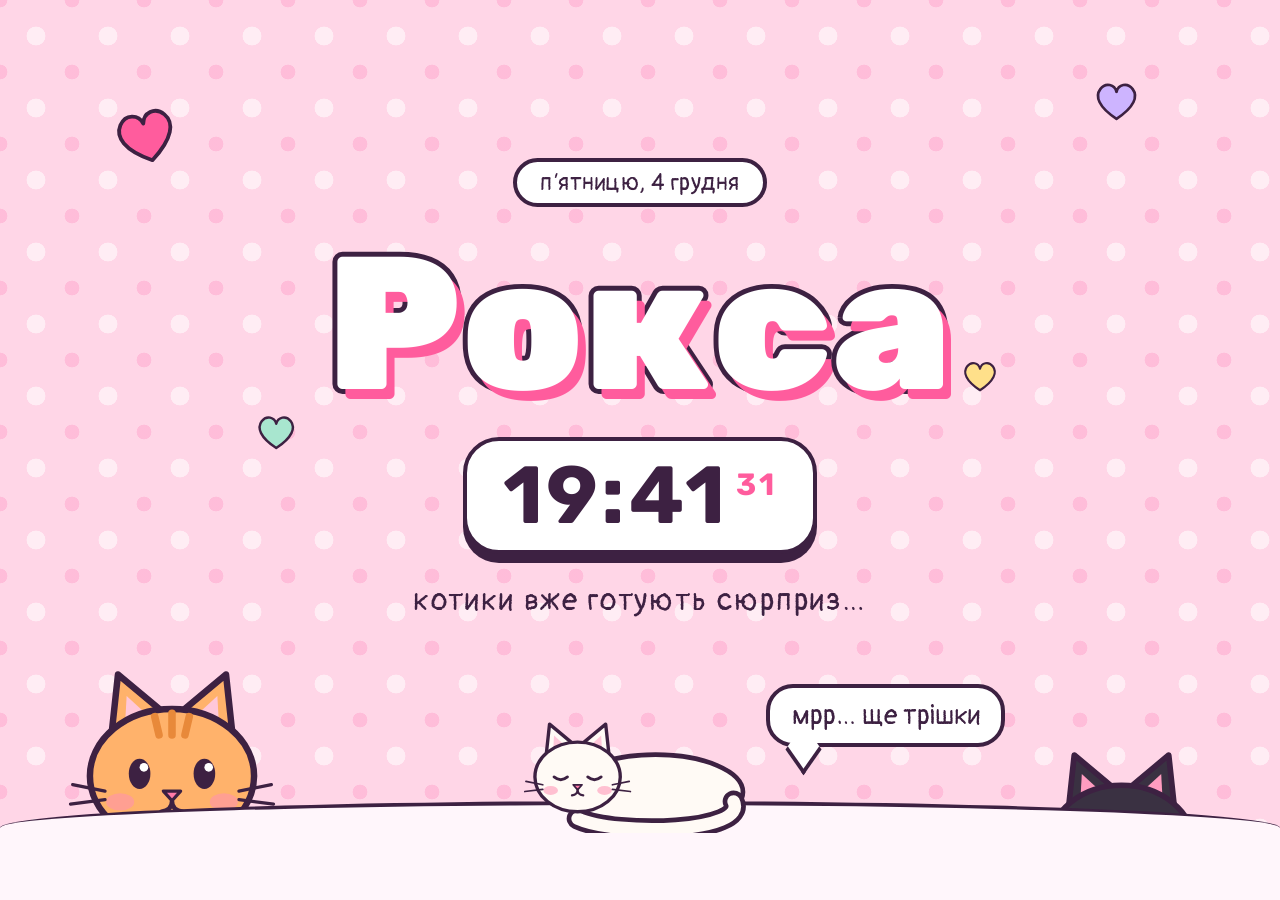
<file: index.html>
<!doctype html>
<html lang="uk">
<head>
  <meta charset="utf-8">
  <meta name="viewport" content="width=device-width, initial-scale=1">
  <title>Рокса · 25</title>
  <meta name="theme-color" content="#08070a">
  <link rel="icon" href="data:image/svg+xml,<svg xmlns='http://www.w3.org/2000/svg' viewBox='0 0 64 64'><circle cx='32' cy='32' r='30' fill='%235c1427'/><text x='32' y='42' font-size='28' text-anchor='middle' fill='%23f3e9dc' font-family='Georgia,serif'>25</text></svg>">
  <link rel="preload" href="assets/fonts/GreatVibes-400-cyrillic.woff2" as="font" type="font/woff2" crossorigin>
  <link rel="preload" href="assets/fonts/CormorantGaramond-300-cyrillic.woff2" as="font" type="font/woff2" crossorigin>
  <link rel="stylesheet" href="assets/fonts/fonts.css">
  <link rel="stylesheet" href="assets/fonts/fonts-modern.css">
  <link rel="stylesheet" href="style.css">
  <script src="config.js"></script>
  <script src="photos.js"></script>
  <!-- picks the theme (?theme=… → saved choice → config) and loads themes/<id>.css -->
  <script src="themes/registry.js"></script>
</head>
<body class="state-idle">

  <!-- slowly drifting colour fields: black · green · purple · burgundy -->
  <div class="bg" aria-hidden="true">
    <div class="blob b1"></div>
    <div class="blob b2"></div>
    <div class="blob b3"></div>
    <div class="blob b4"></div>
  </div>

  <canvas id="ambient" aria-hidden="true"></canvas>
  <canvas id="fireworks" aria-hidden="true"></canvas>

  <!-- procedural peonies & lilies (drawn by flowers.js) -->
  <div class="flowers fl-a" aria-hidden="true"></div>
  <div class="flowers fl-b" aria-hidden="true"></div>

  <!-- theme decorations (filled by themes/<id>.js) -->
  <div class="decor" id="decor" aria-hidden="true"></div>

  <!-- ───────── before midnight ───────── -->
  <section id="idle" class="scene">
    <p class="eyebrow" id="idle-date"></p>
    <h1 class="script idle-name" data-fill="short">Рокса</h1>
    <div class="clock" id="clock">--:--<span>--</span></div>
    <p class="whisper">Birthday is coming.</p>
  </section>

  <!-- ───────── the last minute ───────── -->
  <section id="countdown" class="scene" aria-live="polite">
    <p class="eyebrow cd-label">до двадцяти п'яти</p>
    <div class="cd-wrap">
      <svg class="ring" viewBox="0 0 200 200" aria-hidden="true">
        <defs>
          <linearGradient id="ringGrad" x1="0" y1="0" x2="1" y2="1">
            <stop offset="0" stop-color="#d9c2ff"/>
            <stop offset=".55" stop-color="#b8456f"/>
            <stop offset="1" stop-color="#6fbf93"/>
          </linearGradient>
        </defs>
        <circle class="ring-track" cx="100" cy="100" r="92"/>
        <circle class="ring-bar" id="ring-bar" cx="100" cy="100" r="92"/>
      </svg>
      <div class="cd-num" id="cd-num">60</div>
    </div>
    <p class="cd-wish script">загадай бажання</p>
  </section>

  <!-- ───────── 00:00 and after ───────── -->
  <section id="celebrate" class="scene">
    <div class="polaroids left" id="pl-left"></div>
    <div class="polaroids right" id="pl-right"></div>

    <div class="center">
      <div class="age" aria-hidden="true"><span>25</span></div>
      <p class="greet script"><span>З днем народження,</span></p>
      <h1 class="name" id="name"></h1>
      <p class="note">ти — моя улюблена історія</p>
    </div>

    <div class="letter" id="letter" aria-live="polite">
      <div class="paper">
        <p class="l-body"></p>
        <p class="l-sign"></p>
        <div class="seal" aria-hidden="true"><span>R</span></div>
      </div>
    </div>

    <footer class="quote" id="quote">
      <p class="q-text"></p>
      <p class="q-by"></p>
    </footer>
  </section>

  <!-- the record that is (really) playing in the living room -->
  <div class="vinyl" aria-hidden="true">
    <svg viewBox="0 0 200 200">
      <defs>
        <radialGradient id="vinylShine" cx=".5" cy=".5" r=".5">
          <stop offset=".3" stop-color="#151316"/>
          <stop offset=".95" stop-color="#050506"/>
          <stop offset="1" stop-color="#000"/>
        </radialGradient>
        <linearGradient id="vinylGloss" x1="0" y1="0" x2="1" y2="1">
          <stop offset=".3" stop-color="#fff" stop-opacity="0"/>
          <stop offset=".5" stop-color="#fff" stop-opacity=".13"/>
          <stop offset=".7" stop-color="#fff" stop-opacity="0"/>
        </linearGradient>
        <path id="labelArc" d="M100,100 m-24,0 a24,24 0 1,1 48,0 a24,24 0 1,1 -48,0"/>
      </defs>
      <g class="vinyl-disc">
        <circle cx="100" cy="100" r="98" fill="url(#vinylShine)"/>
        <g fill="none" stroke="#2a262c" stroke-width=".6" opacity=".9">
          <circle cx="100" cy="100" r="90"/><circle cx="100" cy="100" r="84"/>
          <circle cx="100" cy="100" r="78"/><circle cx="100" cy="100" r="71"/>
          <circle cx="100" cy="100" r="64"/><circle cx="100" cy="100" r="57"/>
          <circle cx="100" cy="100" r="50"/><circle cx="100" cy="100" r="44"/>
        </g>
        <circle cx="100" cy="100" r="34" fill="#6b1830"/>
        <circle cx="100" cy="100" r="34" fill="none" stroke="#3e0d1b" stroke-width="2"/>
        <text font-family="Cormorant Garamond, serif" font-size="8.5" letter-spacing="2.4" fill="#f3e9dc" opacity=".85">
          <textPath href="#labelArc">SIDE A · 25 YEARS · SIDE B · TOGETHER ·</textPath>
        </text>
        <text x="100" y="105" text-anchor="middle" font-family="Great Vibes, cursive" font-size="16" fill="#f3e9dc">R</text>
        <circle cx="100" cy="100" r="2.4" fill="#08070a"/>
      </g>
      <circle cx="100" cy="100" r="98" fill="url(#vinylGloss)"/>
    </svg>
  </div>

  <div class="flash" aria-hidden="true"></div>
  <div class="grain" aria-hidden="true"></div>

  <!-- only visible on /roksa25/test/ (?controls) -->
  <div class="controls" id="controls">
    <select id="theme-select" title="Theme (keys 1–5)" aria-label="Theme"></select>
    <button data-test="60" title="Countdown from 60 s (Shift+T)">▶ 60s</button>
    <button data-test="20" title="Countdown from 20 s (T)">▶ 20s</button>
    <button data-test="10" title="Countdown from 10 s">▶ 10s</button>
    <button id="btn-cel" title="Jump to the celebration (C)">🎉</button>
    <button id="btn-letter" title="Show the letter (L)">💌</button>
    <button id="btn-reset" title="Back to real time (R)">↺</button>
    <button id="btn-fs" title="Fullscreen (F)" aria-label="Fullscreen">⛶</button>
    <a href="gallery/" target="_blank" rel="noopener" class="ctl-link" title="Photos & titles">🖼</a>
  </div>

  <script src="flowers.js"></script>
  <script src="effects.js"></script>
  <script>document.write('<script src="themes/' + window.THEME_ID + '.js"><\/script>');</script>
  <script src="app.js"></script>
</body>
</html>
</file>
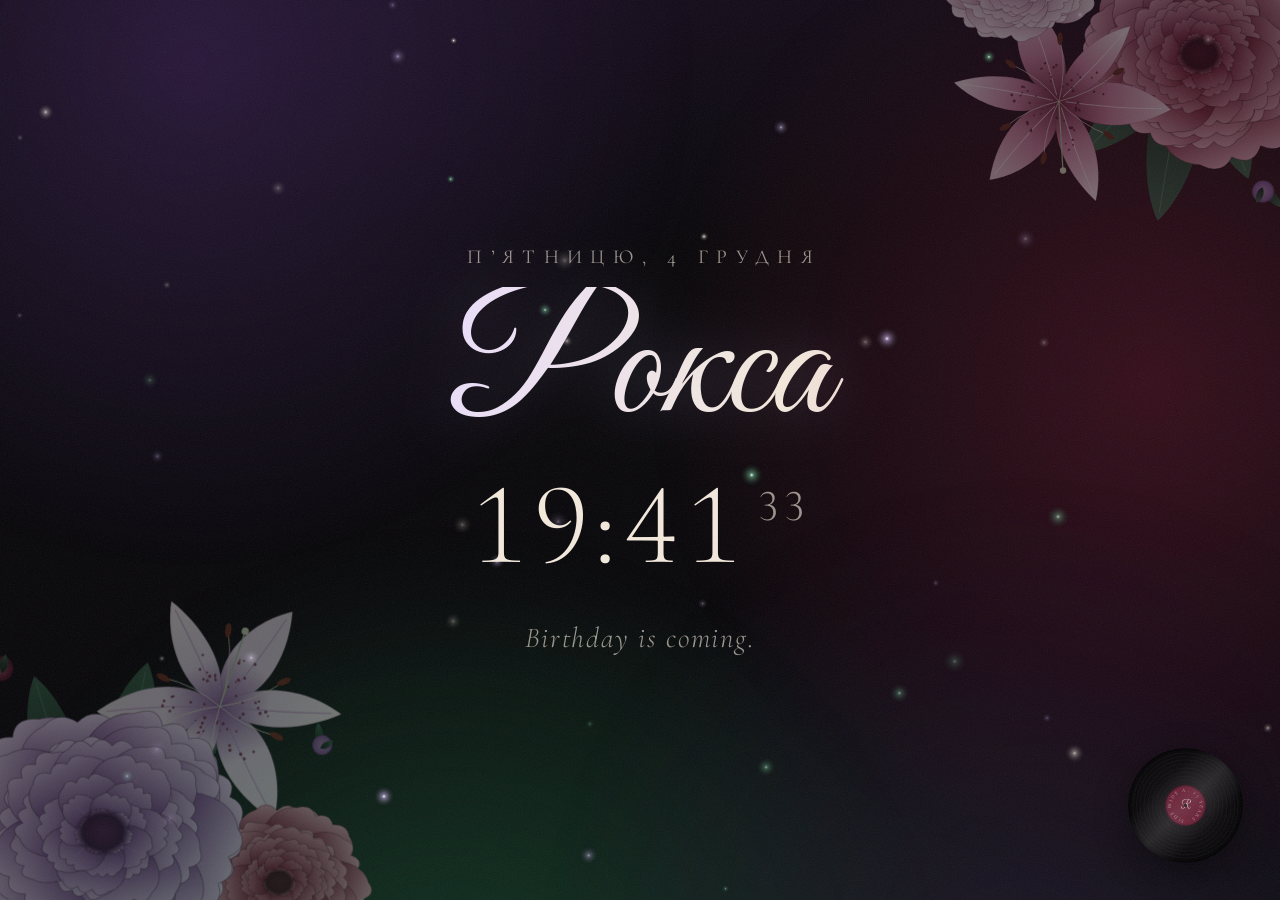
<file: classic/index.html>
<!doctype html>
<html lang="uk">
<head>
  <meta charset="utf-8">
  <meta name="viewport" content="width=device-width, initial-scale=1">
  <title>Рокса · 25</title>
  <meta http-equiv="refresh" content="0; url=../?theme=classic">
  <script>location.replace("../?theme=classic" + (location.search ? "&" + location.search.slice(1) : ""));</script>
</head>
<body style="background:#111"></body>
</html>
</file>
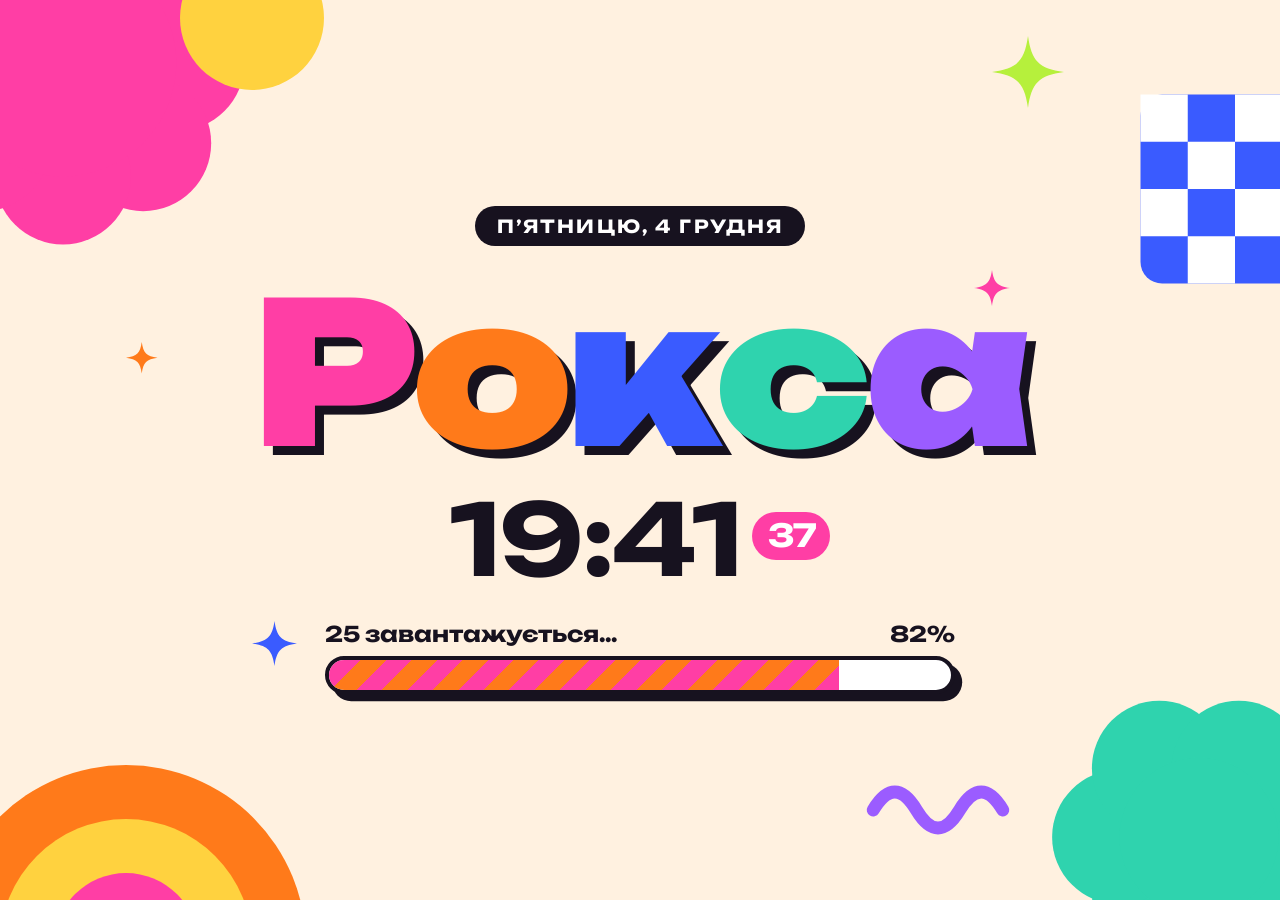
<file: dopamine/index.html>
<!doctype html>
<html lang="uk">
<head>
  <meta charset="utf-8">
  <meta name="viewport" content="width=device-width, initial-scale=1">
  <title>Рокса · 25</title>
  <meta http-equiv="refresh" content="0; url=../?theme=dopamine">
  <script>location.replace("../?theme=dopamine" + (location.search ? "&" + location.search.slice(1) : ""));</script>
</head>
<body style="background:#111"></body>
</html>
</file>
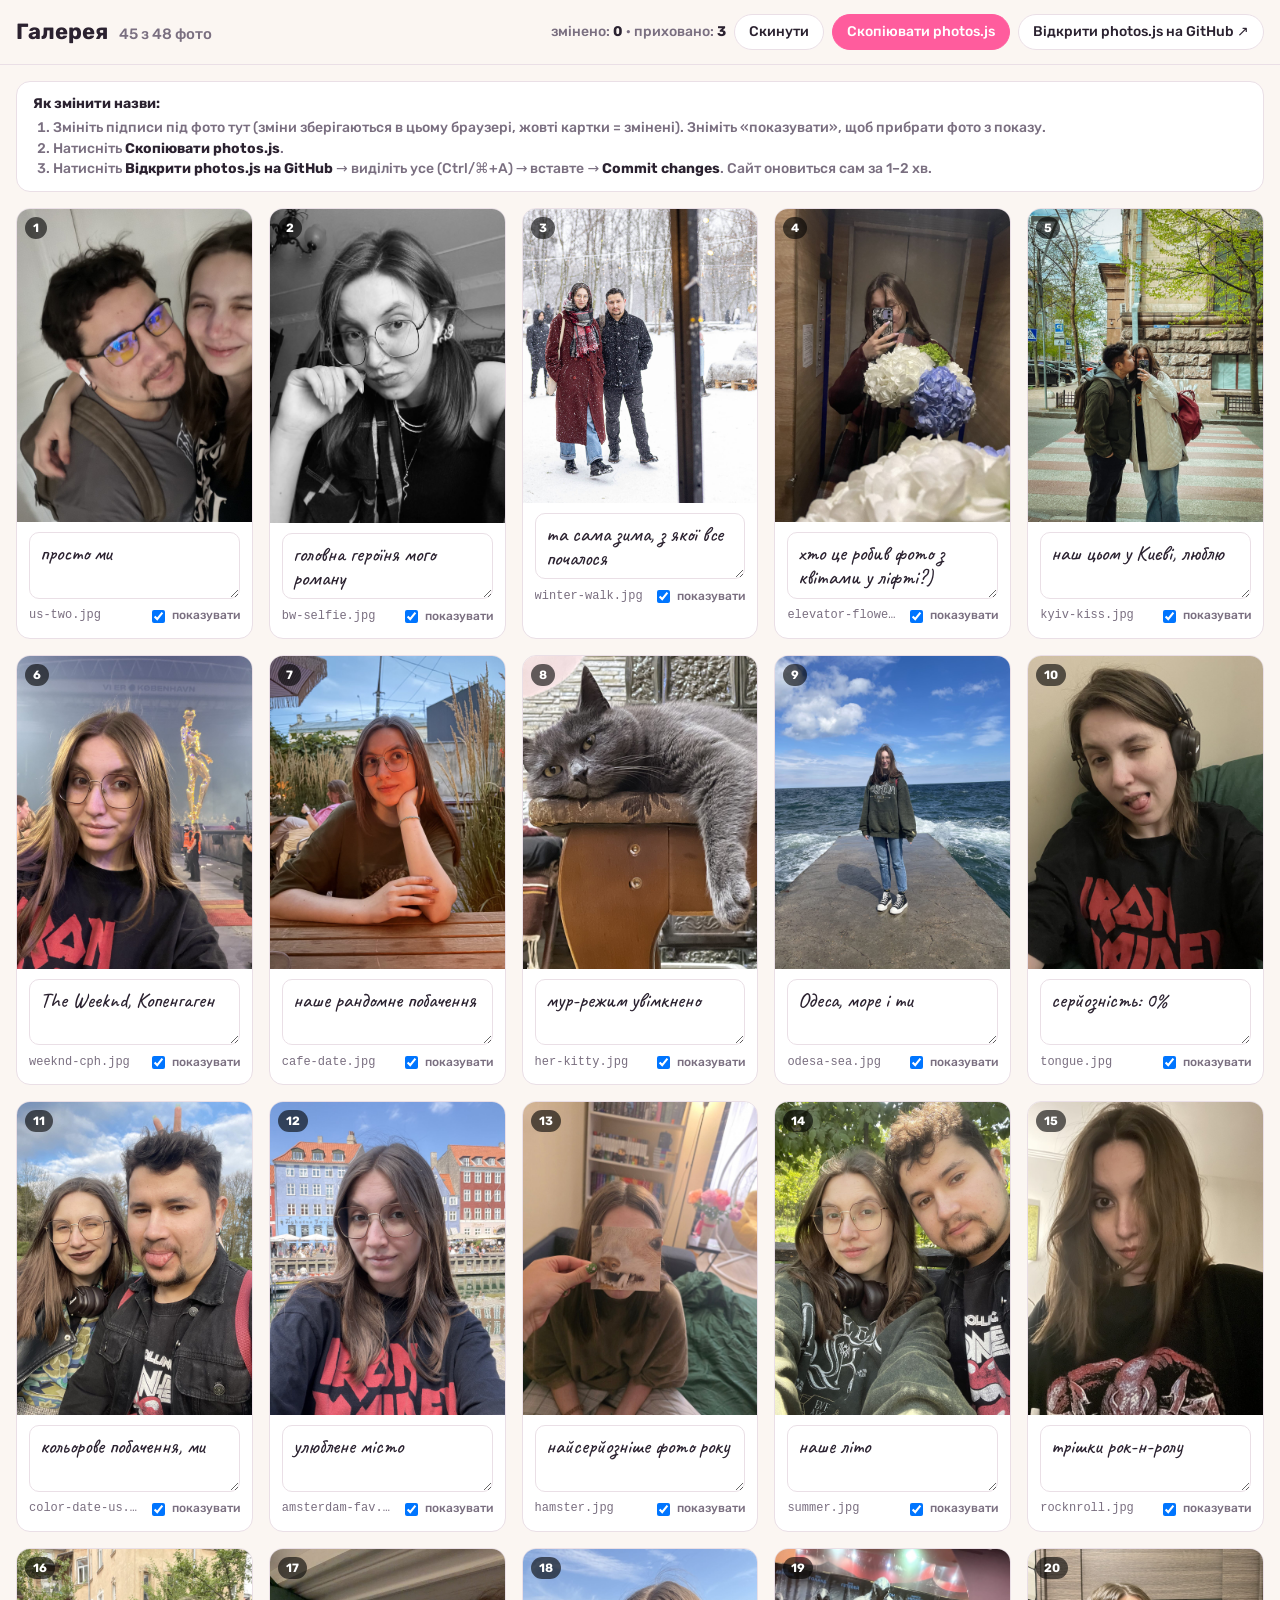
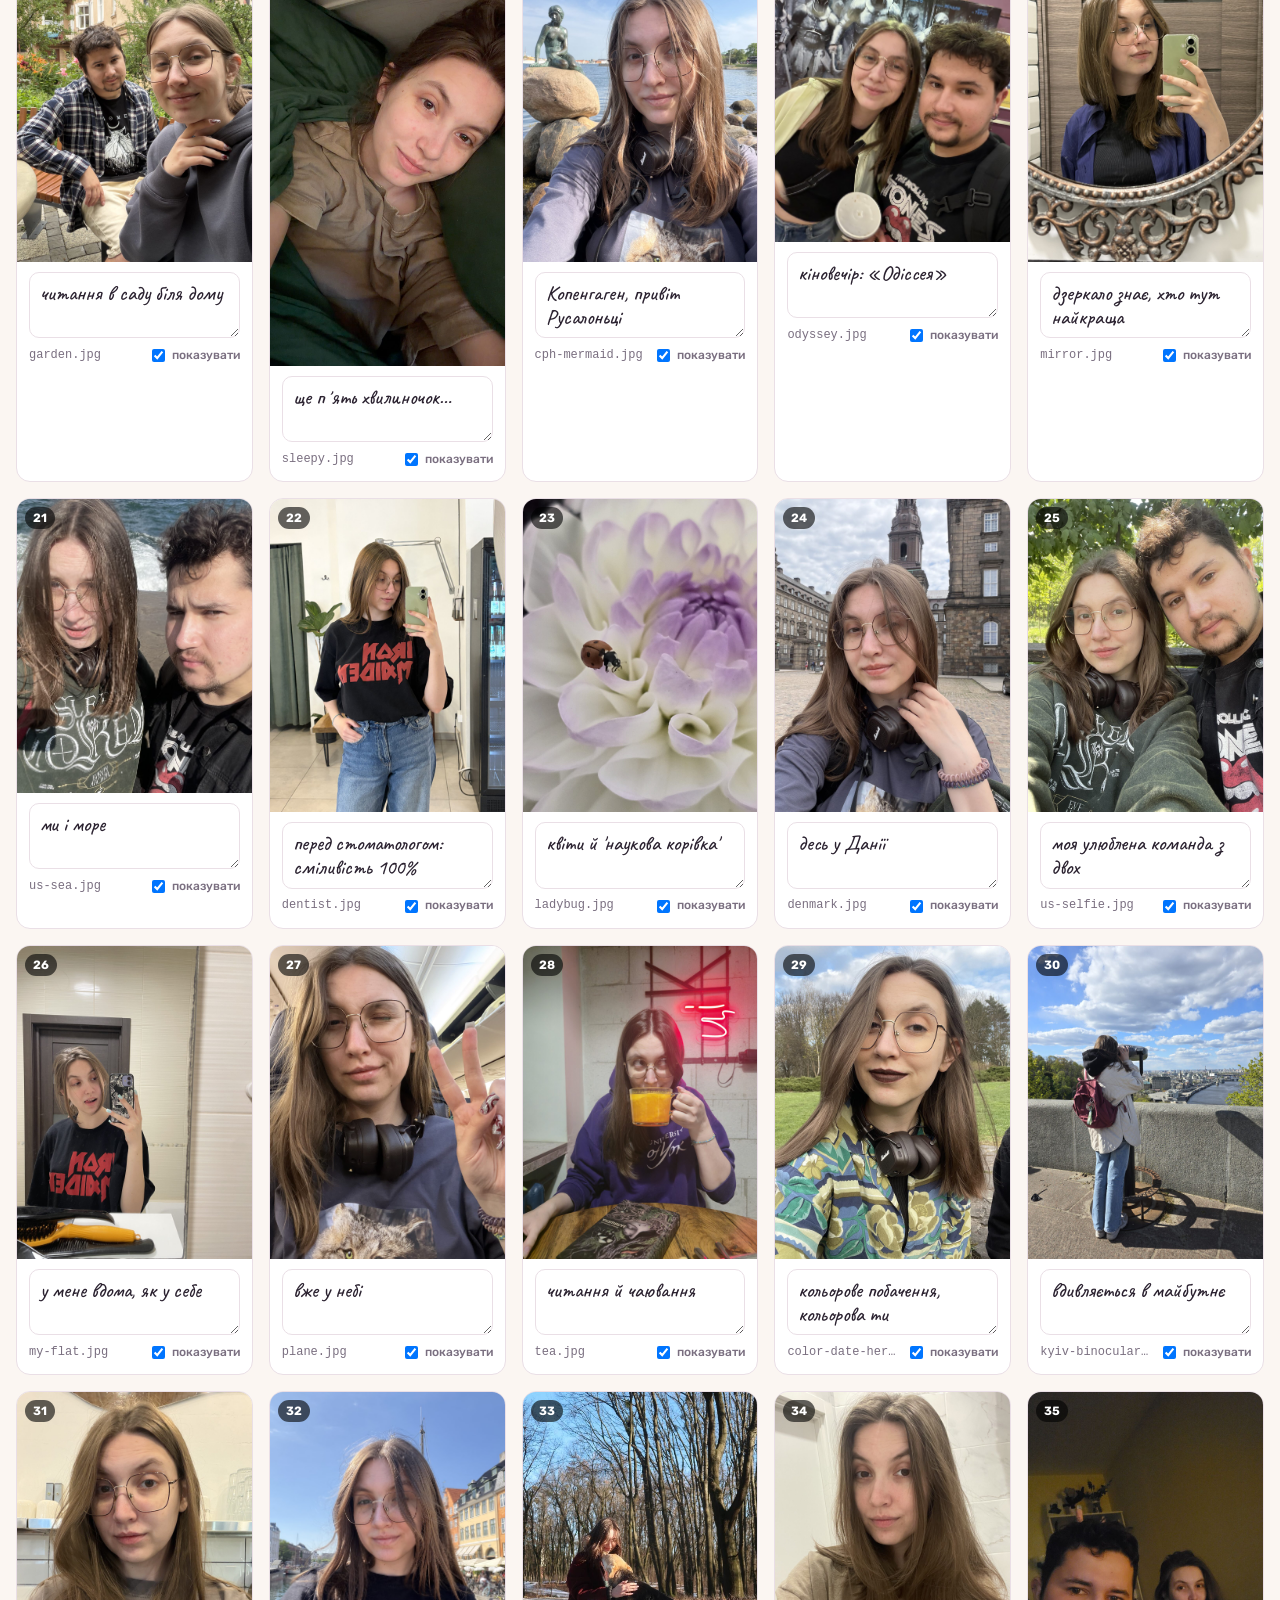
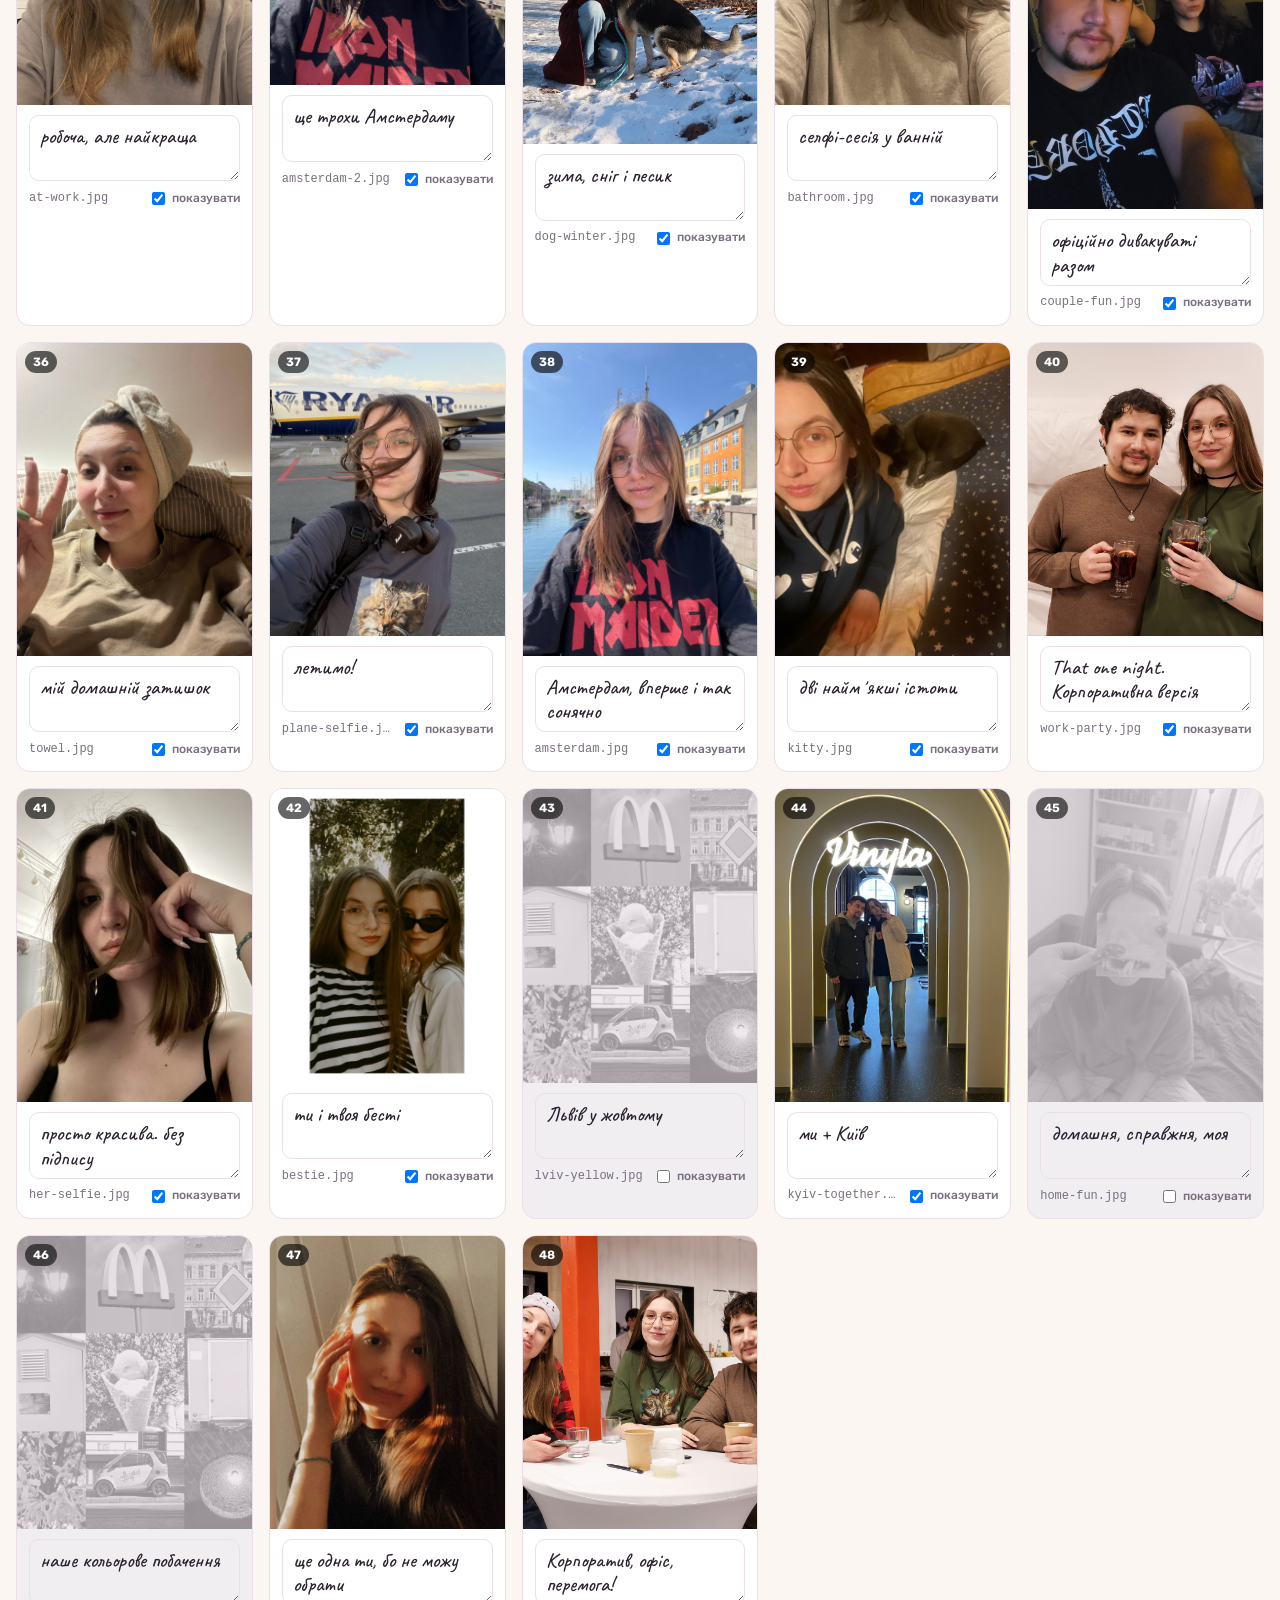
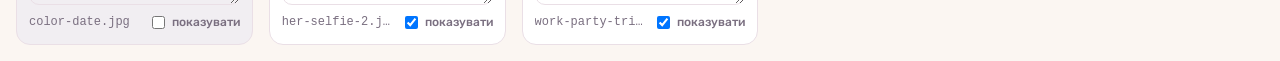
<file: gallery/index.html>
<!doctype html>
<html lang="uk">
<head>
  <meta charset="utf-8">
  <meta name="viewport" content="width=device-width, initial-scale=1">
  <title>Галерея · Рокса 25</title>
  <link rel="icon" href="data:image/svg+xml,<svg xmlns='http://www.w3.org/2000/svg' viewBox='0 0 64 64'><circle cx='32' cy='32' r='30' fill='%23ff5c9d'/><text x='32' y='42' font-size='28' text-anchor='middle' fill='white' font-family='Arial'>25</text></svg>">
  <link rel="stylesheet" href="../assets/fonts/fonts.css">
  <link rel="stylesheet" href="../assets/fonts/fonts-modern.css">
  <style>
    :root {
      --bg: #fbf6f2; --card: #fff; --ink: #2b2230; --dim: #7a6f80; --line: #eadfe6;
      --accent: #ff5c9d; --accent-ink: #fff; --changed: #fff4c2; --off: #f1eef2;
    }
    @media (prefers-color-scheme: dark) {
      :root:not([data-theme="light"]) {
        --bg: #17141a; --card: #221d26; --ink: #f3eef6; --dim: #a79cb0; --line: #352d3b;
        --changed: #4a3f17; --off: #1d1a20;
      }
    }
    * { box-sizing: border-box; }
    body { margin: 0; background: var(--bg); color: var(--ink); font: 16px/1.45 "Rubik", system-ui, sans-serif; }
    header {
      position: sticky; top: 0; z-index: 5;
      background: color-mix(in srgb, var(--bg) 92%, transparent);
      backdrop-filter: blur(8px);
      border-bottom: 1px solid var(--line);
      padding: 14px 16px;
    }
    .bar { max-width: 1280px; margin: 0 auto; display: flex; flex-wrap: wrap; gap: 10px 16px; align-items: center; justify-content: space-between; }
    h1 { margin: 0; font: 700 22px/1.1 "Rubik", sans-serif; }
    h1 small { font-weight: 500; color: var(--dim); font-size: 15px; margin-left: 6px; }
    .actions { display: flex; flex-wrap: wrap; gap: 8px; align-items: center; }
    .status { color: var(--dim); font-size: 14px; }
    .status b { color: var(--ink); }
    button, .btn {
      font: 500 14px/1 "Rubik", sans-serif; border-radius: 999px; padding: 10px 14px;
      border: 1px solid var(--line); background: var(--card); color: var(--ink); cursor: pointer; text-decoration: none;
    }
    button.primary { background: var(--accent); color: var(--accent-ink); border-color: var(--accent); }
    button:disabled { opacity: .5; cursor: default; }
    main { max-width: 1280px; margin: 0 auto; padding: 16px; }
    .how { background: var(--card); border: 1px solid var(--line); border-radius: 14px; padding: 12px 16px; margin-bottom: 16px; color: var(--dim); font-size: 14px; }
    .how ol { margin: 4px 0 0; padding-left: 20px; }
    .how b { color: var(--ink); }
    .grid { display: grid; grid-template-columns: repeat(auto-fill, minmax(220px, 1fr)); gap: 16px; }
    .card { background: var(--card); border: 1px solid var(--line); border-radius: 14px; overflow: hidden; display: flex; flex-direction: column; transition: background .2s; }
    .card.changed { background: var(--changed); }
    .card.hidden { background: var(--off); }
    .card.hidden img { opacity: .35; filter: grayscale(1); }
    .ph { position: relative; aspect-ratio: 4 / 5; background: var(--line); }
    .ph img { width: 100%; height: 100%; object-fit: cover; display: block; }
    .num { position: absolute; left: 8px; top: 8px; background: rgba(0,0,0,.6); color: #fff; font: 600 12px/1 "Rubik"; padding: 5px 8px; border-radius: 999px; }
    .body { padding: 10px 12px 12px; display: flex; flex-direction: column; gap: 8px; }
    textarea {
      width: 100%; resize: vertical; min-height: 54px; border-radius: 10px; border: 1px solid var(--line);
      background: transparent; color: var(--ink); padding: 8px 10px; font: 500 21px/1.15 "Caveat", cursive;
    }
    textarea:focus { outline: 2px solid var(--accent); outline-offset: 1px; }
    .meta { display: flex; justify-content: space-between; align-items: center; gap: 8px; font-size: 12px; color: var(--dim); }
    .meta code { overflow: hidden; text-overflow: ellipsis; white-space: nowrap; }
    .meta label { display: flex; align-items: center; gap: 4px; white-space: nowrap; cursor: pointer; }
    .toast { position: fixed; left: 50%; bottom: 24px; transform: translateX(-50%); background: var(--ink); color: var(--bg); padding: 12px 18px; border-radius: 12px; font-size: 14px; opacity: 0; transition: opacity .3s; pointer-events: none; max-width: calc(100% - 32px); }
    .toast.on { opacity: 1; }
  </style>
</head>
<body>
  <header>
    <div class="bar">
      <h1>Галерея <small id="count"></small></h1>
      <div class="actions">
        <span class="status" id="status"></span>
        <button id="reset" title="Повернути назви з сайту">Скинути</button>
        <button class="primary" id="copy">Скопіювати photos.js</button>
        <a class="btn" id="edit" target="_blank" rel="noopener" href="https://github.com/ihrynkiv/roksa25/edit/claude/optimistic-cori-0n2we3/photos.js">Відкрити photos.js на GitHub ↗</a>
      </div>
    </div>
  </header>
  <main>
    <div class="how">
      <b>Як змінити назви:</b>
      <ol>
        <li>Змініть підписи під фото тут (зміни зберігаються в цьому браузері, жовті картки = змінені). Зніміть «показувати», щоб прибрати фото з показу.</li>
        <li>Натисніть <b>Скопіювати photos.js</b>.</li>
        <li>Натисніть <b>Відкрити photos.js на GitHub</b> → виділіть усе (Ctrl/⌘+A) → вставте → <b>Commit changes</b>. Сайт оновиться сам за 1–2 хв.</li>
      </ol>
    </div>
    <div class="grid" id="grid"></div>
  </main>
  <div class="toast" id="toast"></div>

  <script>window.BIRTHDAY = {};</script>
  <script src="../photos.js"></script>
  <script>
  (function () {
    var KEY = "roksa-gallery-drafts";
    var original = (window.BIRTHDAY.PHOTOS || []).map(function (p) { return { src: p.src, caption: p.caption || "", on: !p.hidden }; });
    var drafts = {};
    try { drafts = JSON.parse(localStorage.getItem(KEY) || "{}"); } catch (e) {}
    var items = original.map(function (p) {
      var d = drafts[p.src] || {};
      return { src: p.src, caption: d.caption != null ? d.caption : p.caption, on: d.on != null ? d.on : p.on, orig: p.caption, origOn: p.on };
    });
    var grid = document.getElementById("grid");

    function save() {
      var out = {};
      items.forEach(function (it) {
        if (it.caption !== it.orig || it.on !== it.origOn) out[it.src] = { caption: it.caption, on: it.on };
      });
      try { localStorage.setItem(KEY, JSON.stringify(out)); } catch (e) {}
      var changed = items.filter(function (it) { return it.caption !== it.orig; }).length;
      var off = items.filter(function (it) { return !it.on; }).length;
      changed += items.filter(function (it) { return it.on !== it.origOn; }).length;
      document.getElementById("status").innerHTML = changed || off
        ? "змінено: <b>" + changed + "</b>" + (off ? " · приховано: <b>" + off + "</b>" : "")
        : "без змін";
      document.getElementById("count").textContent = items.filter(function (it) { return it.on; }).length + " з " + items.length + " фото";
    }

    items.forEach(function (it, i) {
      var card = document.createElement("div");
      card.className = "card";
      var name = it.src.split("/").pop();
      card.innerHTML =
        '<div class="ph"><img loading="lazy" alt=""><span class="num">' + (i + 1) + "</span></div>" +
        '<div class="body"><textarea rows="2" aria-label="Підпис"></textarea>' +
        '<div class="meta"><code></code><label><input type="checkbox"> показувати</label></div></div>';
      card.querySelector("img").src = "../" + it.src;
      card.querySelector("code").textContent = name;
      var ta = card.querySelector("textarea");
      var cb = card.querySelector("input");
      ta.value = it.caption;
      cb.checked = it.on;
      function paint() {
        card.classList.toggle("changed", it.caption !== it.orig || it.on !== it.origOn);
        card.classList.toggle("hidden", !it.on);
      }
      ta.addEventListener("input", function () { it.caption = ta.value.replace(/\n/g, " "); paint(); save(); });
      cb.addEventListener("change", function () { it.on = cb.checked; paint(); save(); });
      it.el = { ta: ta, cb: cb, paint: paint };
      paint();
      grid.appendChild(card);
    });
    save();

    function esc(s) { return s.replace(/\\/g, "\\\\").replace(/"/g, '\\"'); }
    function build() {
      var w = Math.max.apply(null, items.map(function (it) { return it.src.length; })) + 4;
      var lines = items.map(function (it) {
        var src = ('"' + it.src + '",');
        while (src.length < w) src += " ";
        return "    { src: " + src + "caption: \"" + esc(it.caption.trim()) + "\"" + (it.on ? "" : ", hidden: true") + " },";
      });
      return "/*\n" +
        " * Photos, in the order they are shown, with their titles (captions).\n" +
        " * Easiest way to edit: open /roksa25/gallery/, change titles there, press \"Copy photos.js\",\n" +
        " * then on GitHub open photos.js → ✏️ → select all → paste → Commit changes.\n" +
        " */\n" +
        "window.BIRTHDAY.PHOTOS = [\n" + lines.join("\n") + "\n];\n";
    }
    function toast(t) {
      var el = document.getElementById("toast");
      el.textContent = t; el.classList.add("on");
      clearTimeout(toast.t); toast.t = setTimeout(function () { el.classList.remove("on"); }, 3200);
    }
    document.getElementById("copy").addEventListener("click", function () {
      var text = build();
      function fallback() {
        var ta = document.createElement("textarea");
        ta.value = text; document.body.appendChild(ta); ta.select();
        try { document.execCommand("copy"); toast("Скопійовано. Тепер відкрийте photos.js на GitHub і вставте."); }
        catch (e) { toast("Не вдалося скопіювати автоматично"); }
        ta.remove();
      }
      if (navigator.clipboard && navigator.clipboard.writeText) {
        navigator.clipboard.writeText(text).then(function () { toast("Скопійовано. Тепер відкрийте photos.js на GitHub і вставте."); }, fallback);
      } else fallback();
    });
    document.getElementById("reset").addEventListener("click", function () {
      if (!confirm("Повернути всі назви як на сайті? Ваші зміни тут зникнуть.")) return;
      items.forEach(function (it) { it.caption = it.orig; it.on = it.origOn; it.el.ta.value = it.orig; it.el.cb.checked = it.origOn; it.el.paint(); });
      save();
    });
  })();
  </script>
</body>
</html>
</file>
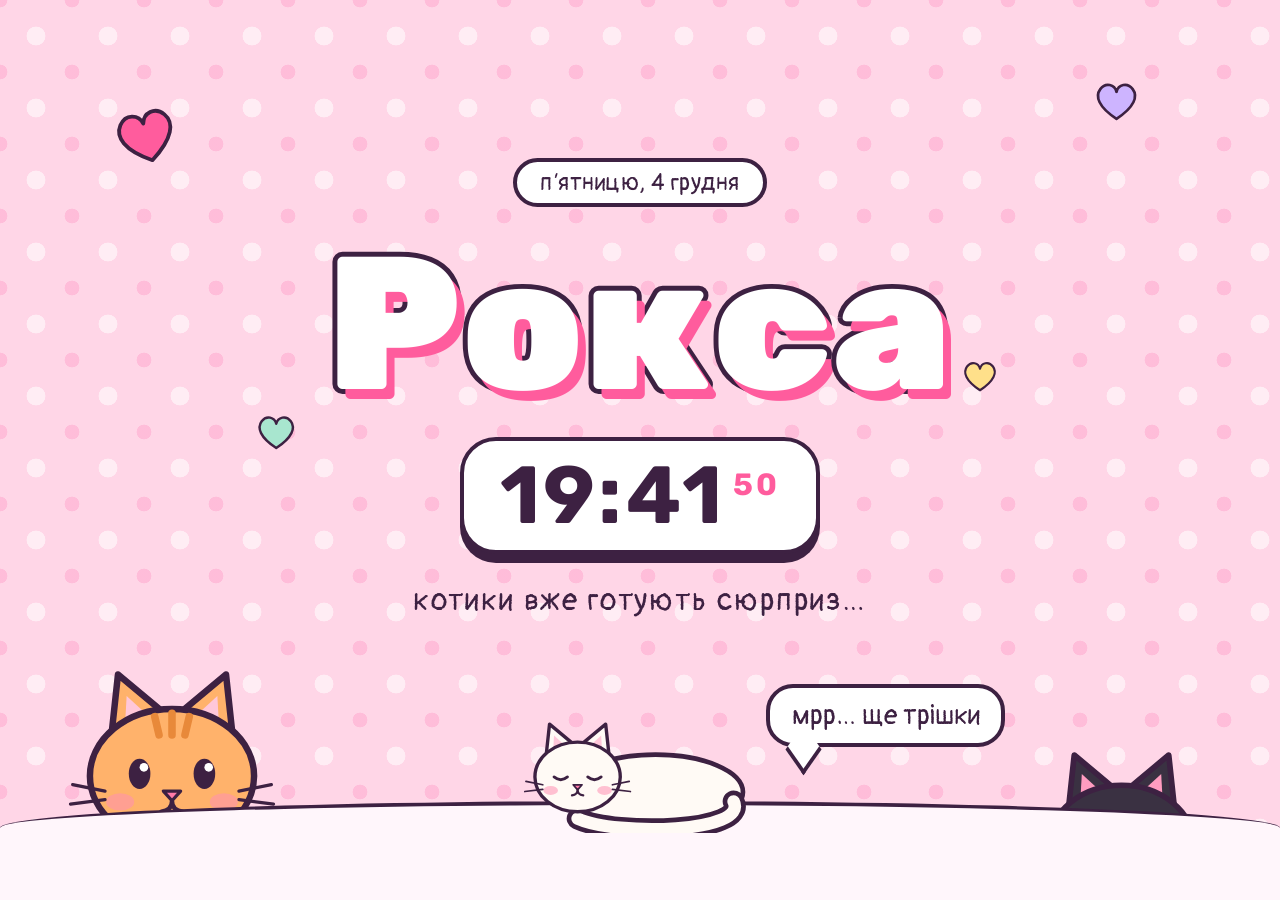
<file: kitty/index.html>
<!doctype html>
<html lang="uk">
<head>
  <meta charset="utf-8">
  <meta name="viewport" content="width=device-width, initial-scale=1">
  <title>Рокса · 25</title>
  <meta http-equiv="refresh" content="0; url=../?theme=kitty">
  <script>location.replace("../?theme=kitty" + (location.search ? "&" + location.search.slice(1) : ""));</script>
</head>
<body style="background:#111"></body>
</html>
</file>
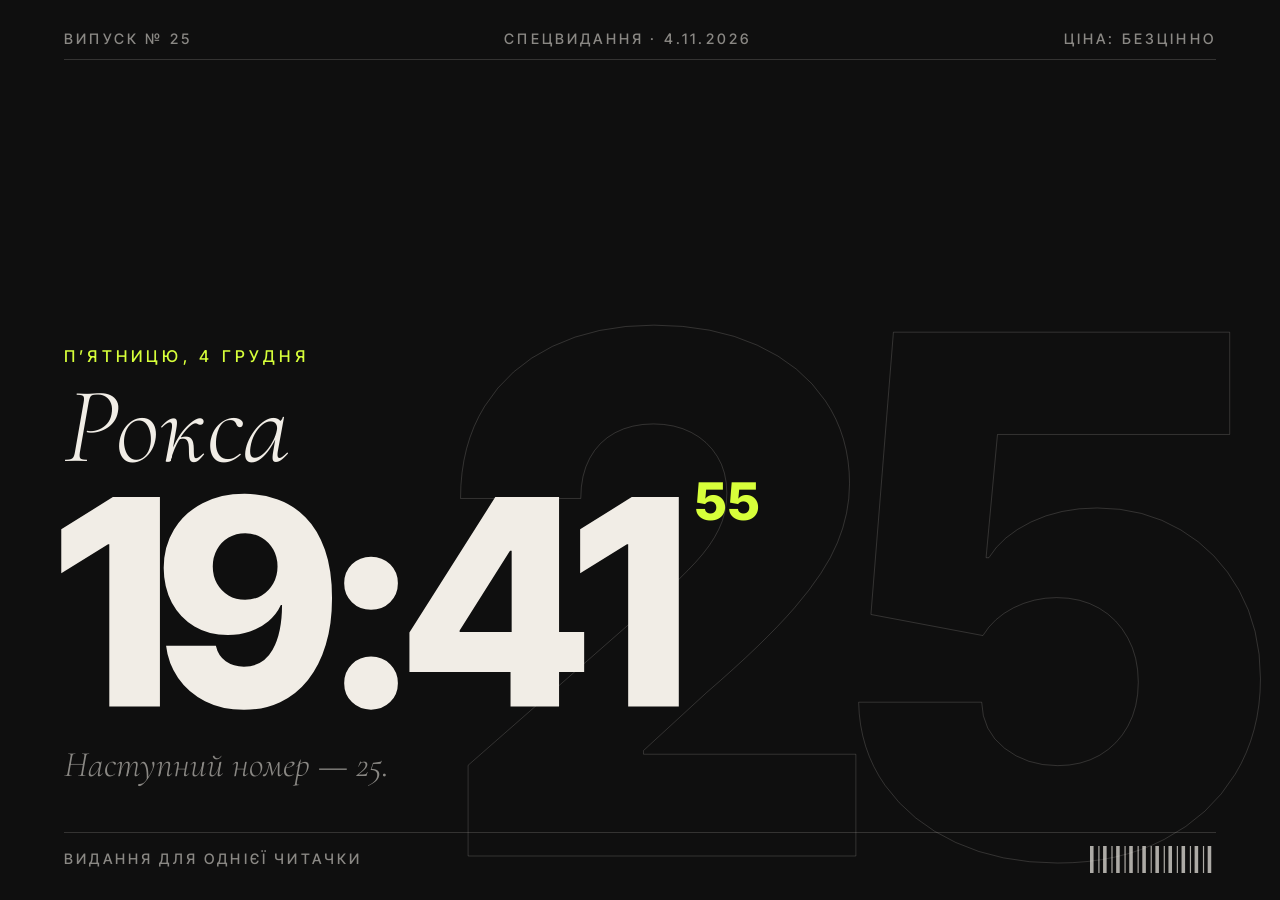
<file: magazine/index.html>
<!doctype html>
<html lang="uk">
<head>
  <meta charset="utf-8">
  <meta name="viewport" content="width=device-width, initial-scale=1">
  <title>Рокса · 25</title>
  <meta http-equiv="refresh" content="0; url=../?theme=magazine">
  <script>location.replace("../?theme=magazine" + (location.search ? "&" + location.search.slice(1) : ""));</script>
</head>
<body style="background:#111"></body>
</html>
</file>
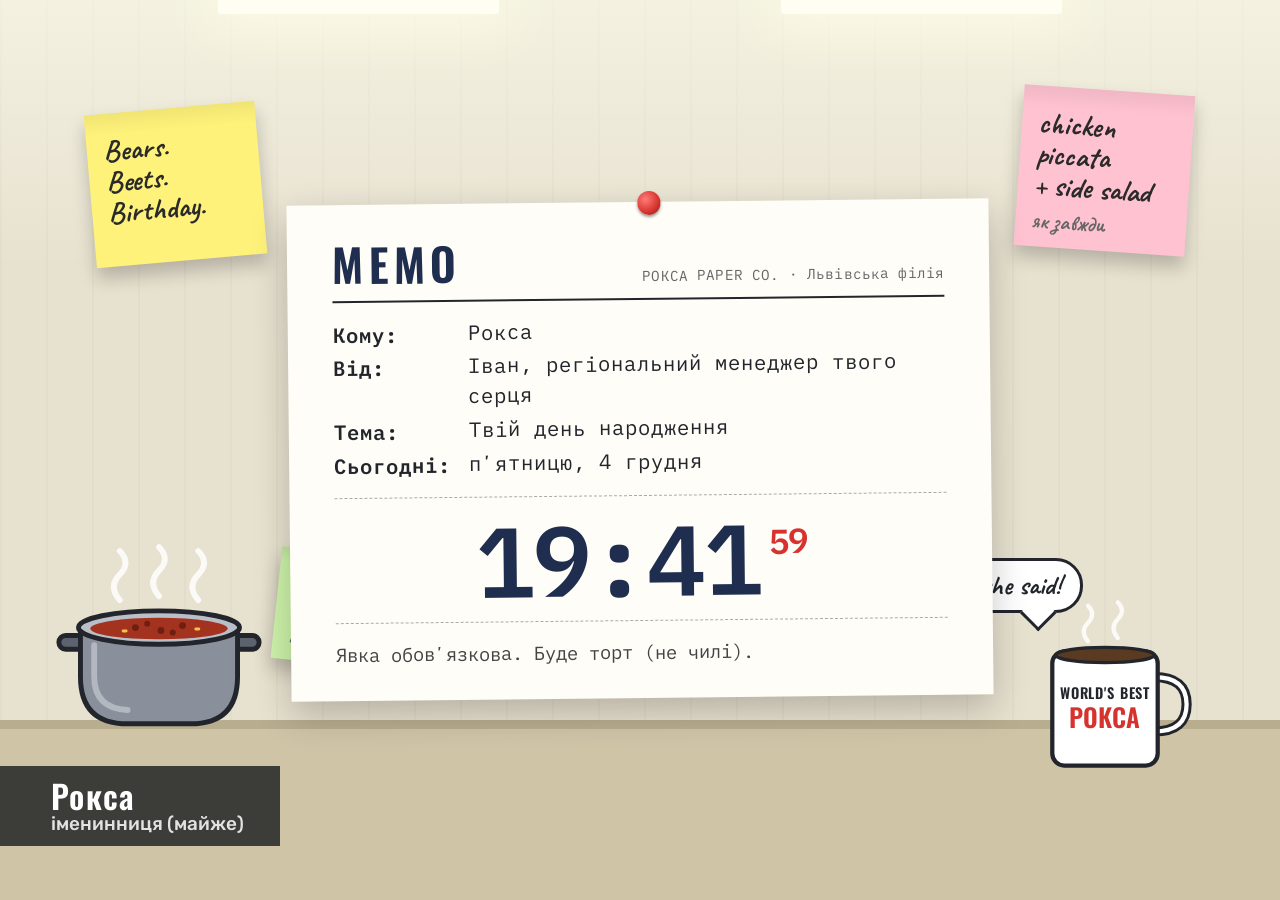
<file: office/index.html>
<!doctype html>
<html lang="uk">
<head>
  <meta charset="utf-8">
  <meta name="viewport" content="width=device-width, initial-scale=1">
  <title>Рокса · 25</title>
  <meta http-equiv="refresh" content="0; url=../?theme=office">
  <script>location.replace("../?theme=office" + (location.search ? "&" + location.search.slice(1) : ""));</script>
</head>
<body style="background:#111"></body>
</html>
</file>
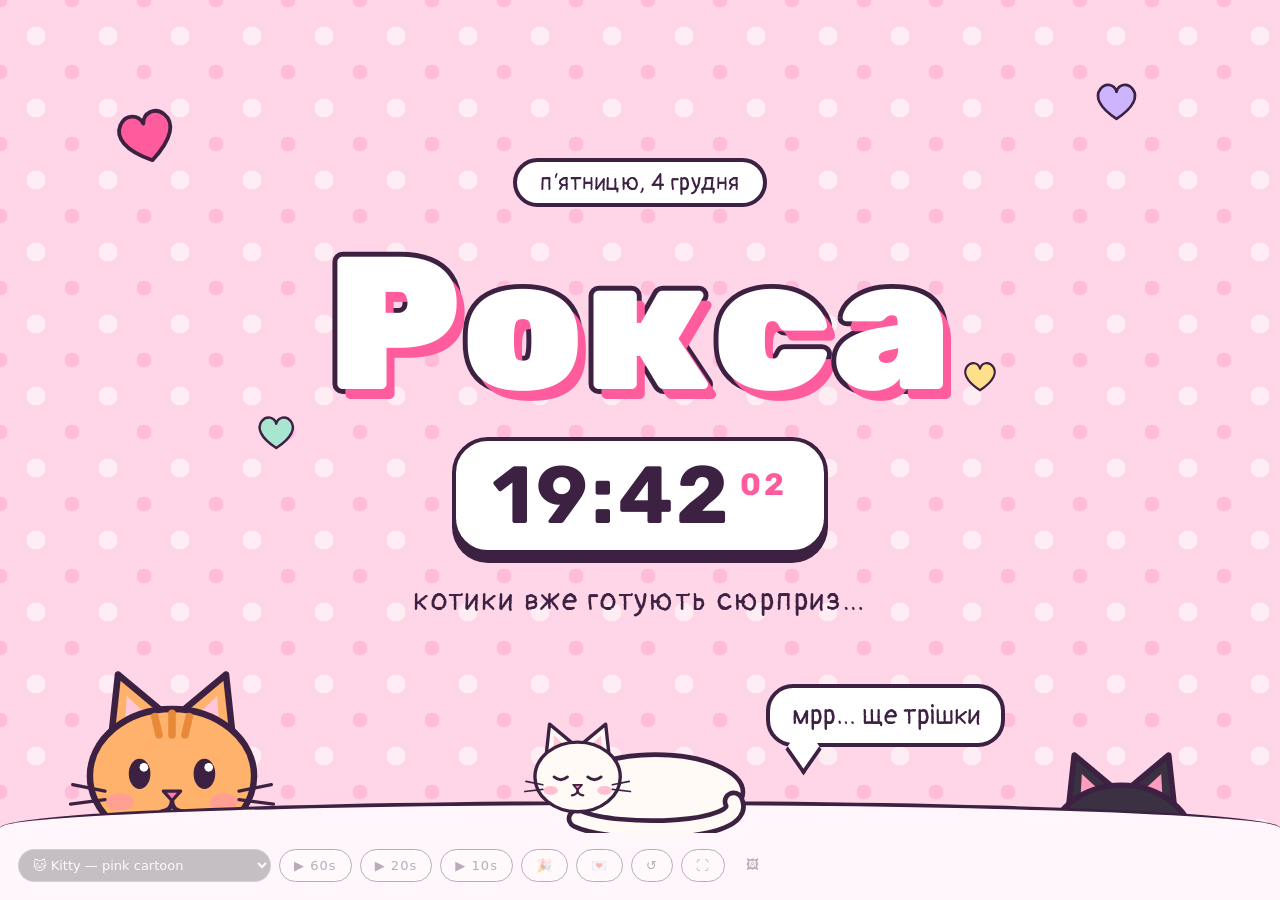
<file: test/index.html>
<!doctype html>
<html lang="uk">
<head>
  <meta charset="utf-8">
  <meta name="viewport" content="width=device-width, initial-scale=1">
  <title>Рокса · 25 · test</title>
  <!-- test page: the same site with the test buttons and theme picker visible -->
  <meta http-equiv="refresh" content="0; url=../?controls">
  <script>location.replace("../?controls" + (location.search ? "&" + location.search.slice(1) : ""));</script>
</head>
<body style="background:#111"></body>
</html>
</file>
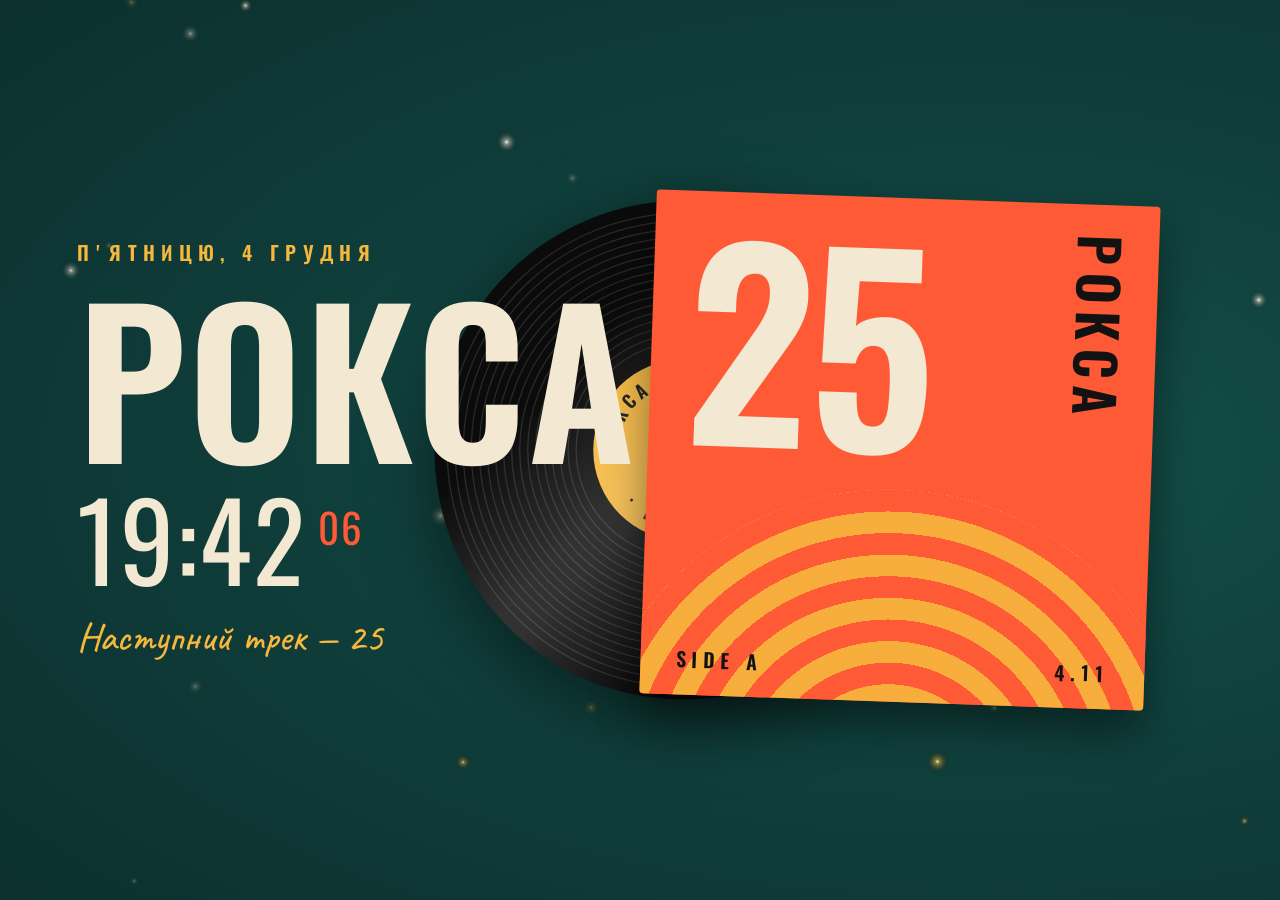
<file: vinyl/index.html>
<!doctype html>
<html lang="uk">
<head>
  <meta charset="utf-8">
  <meta name="viewport" content="width=device-width, initial-scale=1">
  <title>Рокса · 25</title>
  <meta http-equiv="refresh" content="0; url=../?theme=vinyl">
  <script>location.replace("../?theme=vinyl" + (location.search ? "&" + location.search.slice(1) : ""));</script>
</head>
<body style="background:#111"></body>
</html>
</file>
<file: assets/fonts/fonts.css>
@font-face {
  font-family: 'Caveat';
  font-style: normal;
  font-weight: 500;
  font-display: swap;
  src: url(Caveat-500-cyrillic.woff2) format('woff2');
  unicode-range: U+0301, U+0400-045F, U+0490-0491, U+04B0-04B1, U+2116;
}
@font-face {
  font-family: 'Caveat';
  font-style: normal;
  font-weight: 500;
  font-display: swap;
  src: url(Caveat-500-latin-ext.woff2) format('woff2');
  unicode-range: U+0100-02BA, U+02BD-02C5, U+02C7-02CC, U+02CE-02D7, U+02DD-02FF, U+0304, U+0308, U+0329, U+1D00-1DBF, U+1E00-1E9F, U+1EF2-1EFF, U+2020, U+20A0-20AB, U+20AD-20C4, U+2113, U+2C60-2C7F, U+A720-A7FF;
}
@font-face {
  font-family: 'Caveat';
  font-style: normal;
  font-weight: 500;
  font-display: swap;
  src: url(Caveat-500-latin.woff2) format('woff2');
  unicode-range: U+0000-00FF, U+0131, U+0152-0153, U+02BB-02BC, U+02C6, U+02DA, U+02DC, U+0304, U+0308, U+0329, U+2000-206F, U+20AC, U+2122, U+2191, U+2193, U+2212, U+2215, U+FEFF, U+FFFD;
}
@font-face {
  font-family: 'Cormorant Garamond';
  font-style: italic;
  font-weight: 300;
  font-display: swap;
  src: url(CormorantGaramond-300i-cyrillic.woff2) format('woff2');
  unicode-range: U+0301, U+0400-045F, U+0490-0491, U+04B0-04B1, U+2116;
}
@font-face {
  font-family: 'Cormorant Garamond';
  font-style: italic;
  font-weight: 300;
  font-display: swap;
  src: url(CormorantGaramond-300i-latin-ext.woff2) format('woff2');
  unicode-range: U+0100-02BA, U+02BD-02C5, U+02C7-02CC, U+02CE-02D7, U+02DD-02FF, U+0304, U+0308, U+0329, U+1D00-1DBF, U+1E00-1E9F, U+1EF2-1EFF, U+2020, U+20A0-20AB, U+20AD-20C4, U+2113, U+2C60-2C7F, U+A720-A7FF;
}
@font-face {
  font-family: 'Cormorant Garamond';
  font-style: italic;
  font-weight: 300;
  font-display: swap;
  src: url(CormorantGaramond-300i-latin.woff2) format('woff2');
  unicode-range: U+0000-00FF, U+0131, U+0152-0153, U+02BB-02BC, U+02C6, U+02DA, U+02DC, U+0304, U+0308, U+0329, U+2000-206F, U+20AC, U+2122, U+2191, U+2193, U+2212, U+2215, U+FEFF, U+FFFD;
}
@font-face {
  font-family: 'Cormorant Garamond';
  font-style: italic;
  font-weight: 400;
  font-display: swap;
  src: url(CormorantGaramond-400i-cyrillic.woff2) format('woff2');
  unicode-range: U+0301, U+0400-045F, U+0490-0491, U+04B0-04B1, U+2116;
}
@font-face {
  font-family: 'Cormorant Garamond';
  font-style: italic;
  font-weight: 400;
  font-display: swap;
  src: url(CormorantGaramond-400i-latin-ext.woff2) format('woff2');
  unicode-range: U+0100-02BA, U+02BD-02C5, U+02C7-02CC, U+02CE-02D7, U+02DD-02FF, U+0304, U+0308, U+0329, U+1D00-1DBF, U+1E00-1E9F, U+1EF2-1EFF, U+2020, U+20A0-20AB, U+20AD-20C4, U+2113, U+2C60-2C7F, U+A720-A7FF;
}
@font-face {
  font-family: 'Cormorant Garamond';
  font-style: italic;
  font-weight: 400;
  font-display: swap;
  src: url(CormorantGaramond-400i-latin.woff2) format('woff2');
  unicode-range: U+0000-00FF, U+0131, U+0152-0153, U+02BB-02BC, U+02C6, U+02DA, U+02DC, U+0304, U+0308, U+0329, U+2000-206F, U+20AC, U+2122, U+2191, U+2193, U+2212, U+2215, U+FEFF, U+FFFD;
}
@font-face {
  font-family: 'Cormorant Garamond';
  font-style: normal;
  font-weight: 300;
  font-display: swap;
  src: url(CormorantGaramond-300-cyrillic.woff2) format('woff2');
  unicode-range: U+0301, U+0400-045F, U+0490-0491, U+04B0-04B1, U+2116;
}
@font-face {
  font-family: 'Cormorant Garamond';
  font-style: normal;
  font-weight: 300;
  font-display: swap;
  src: url(CormorantGaramond-300-latin-ext.woff2) format('woff2');
  unicode-range: U+0100-02BA, U+02BD-02C5, U+02C7-02CC, U+02CE-02D7, U+02DD-02FF, U+0304, U+0308, U+0329, U+1D00-1DBF, U+1E00-1E9F, U+1EF2-1EFF, U+2020, U+20A0-20AB, U+20AD-20C4, U+2113, U+2C60-2C7F, U+A720-A7FF;
}
@font-face {
  font-family: 'Cormorant Garamond';
  font-style: normal;
  font-weight: 300;
  font-display: swap;
  src: url(CormorantGaramond-300-latin.woff2) format('woff2');
  unicode-range: U+0000-00FF, U+0131, U+0152-0153, U+02BB-02BC, U+02C6, U+02DA, U+02DC, U+0304, U+0308, U+0329, U+2000-206F, U+20AC, U+2122, U+2191, U+2193, U+2212, U+2215, U+FEFF, U+FFFD;
}
@font-face {
  font-family: 'Cormorant Garamond';
  font-style: normal;
  font-weight: 400;
  font-display: swap;
  src: url(CormorantGaramond-400-cyrillic.woff2) format('woff2');
  unicode-range: U+0301, U+0400-045F, U+0490-0491, U+04B0-04B1, U+2116;
}
@font-face {
  font-family: 'Cormorant Garamond';
  font-style: normal;
  font-weight: 400;
  font-display: swap;
  src: url(CormorantGaramond-400-latin-ext.woff2) format('woff2');
  unicode-range: U+0100-02BA, U+02BD-02C5, U+02C7-02CC, U+02CE-02D7, U+02DD-02FF, U+0304, U+0308, U+0329, U+1D00-1DBF, U+1E00-1E9F, U+1EF2-1EFF, U+2020, U+20A0-20AB, U+20AD-20C4, U+2113, U+2C60-2C7F, U+A720-A7FF;
}
@font-face {
  font-family: 'Cormorant Garamond';
  font-style: normal;
  font-weight: 400;
  font-display: swap;
  src: url(CormorantGaramond-400-latin.woff2) format('woff2');
  unicode-range: U+0000-00FF, U+0131, U+0152-0153, U+02BB-02BC, U+02C6, U+02DA, U+02DC, U+0304, U+0308, U+0329, U+2000-206F, U+20AC, U+2122, U+2191, U+2193, U+2212, U+2215, U+FEFF, U+FFFD;
}
@font-face {
  font-family: 'Cormorant Garamond';
  font-style: normal;
  font-weight: 600;
  font-display: swap;
  src: url(CormorantGaramond-600-cyrillic.woff2) format('woff2');
  unicode-range: U+0301, U+0400-045F, U+0490-0491, U+04B0-04B1, U+2116;
}
@font-face {
  font-family: 'Cormorant Garamond';
  font-style: normal;
  font-weight: 600;
  font-display: swap;
  src: url(CormorantGaramond-600-latin-ext.woff2) format('woff2');
  unicode-range: U+0100-02BA, U+02BD-02C5, U+02C7-02CC, U+02CE-02D7, U+02DD-02FF, U+0304, U+0308, U+0329, U+1D00-1DBF, U+1E00-1E9F, U+1EF2-1EFF, U+2020, U+20A0-20AB, U+20AD-20C4, U+2113, U+2C60-2C7F, U+A720-A7FF;
}
@font-face {
  font-family: 'Cormorant Garamond';
  font-style: normal;
  font-weight: 600;
  font-display: swap;
  src: url(CormorantGaramond-600-latin.woff2) format('woff2');
  unicode-range: U+0000-00FF, U+0131, U+0152-0153, U+02BB-02BC, U+02C6, U+02DA, U+02DC, U+0304, U+0308, U+0329, U+2000-206F, U+20AC, U+2122, U+2191, U+2193, U+2212, U+2215, U+FEFF, U+FFFD;
}
@font-face {
  font-family: 'Great Vibes';
  font-style: normal;
  font-weight: 400;
  font-display: swap;
  src: url(GreatVibes-400-cyrillic.woff2) format('woff2');
  unicode-range: U+0301, U+0400-045F, U+0490-0491, U+04B0-04B1, U+2116;
}
@font-face {
  font-family: 'Great Vibes';
  font-style: normal;
  font-weight: 400;
  font-display: swap;
  src: url(GreatVibes-400-latin-ext.woff2) format('woff2');
  unicode-range: U+0100-02BA, U+02BD-02C5, U+02C7-02CC, U+02CE-02D7, U+02DD-02FF, U+0304, U+0308, U+0329, U+1D00-1DBF, U+1E00-1E9F, U+1EF2-1EFF, U+2020, U+20A0-20AB, U+20AD-20C4, U+2113, U+2C60-2C7F, U+A720-A7FF;
}
@font-face {
  font-family: 'Great Vibes';
  font-style: normal;
  font-weight: 400;
  font-display: swap;
  src: url(GreatVibes-400-latin.woff2) format('woff2');
  unicode-range: U+0000-00FF, U+0131, U+0152-0153, U+02BB-02BC, U+02C6, U+02DA, U+02DC, U+0304, U+0308, U+0329, U+2000-206F, U+20AC, U+2122, U+2191, U+2193, U+2212, U+2215, U+FEFF, U+FFFD;
}
</file>
<file: assets/fonts/fonts-modern.css>
@font-face {
  font-family: 'Inter Tight';
  font-style: italic;
  font-weight: 300;
  font-display: swap;
  src: url(InterTight-300i-cyrillic.woff2) format('woff2');
  unicode-range: U+0301, U+0400-045F, U+0490-0491, U+04B0-04B1, U+2116;
}
@font-face {
  font-family: 'Inter Tight';
  font-style: italic;
  font-weight: 300;
  font-display: swap;
  src: url(InterTight-300i-latin-ext.woff2) format('woff2');
  unicode-range: U+0100-02BA, U+02BD-02C5, U+02C7-02CC, U+02CE-02D7, U+02DD-02FF, U+0304, U+0308, U+0329, U+1D00-1DBF, U+1E00-1E9F, U+1EF2-1EFF, U+2020, U+20A0-20AB, U+20AD-20C4, U+2113, U+2C60-2C7F, U+A720-A7FF;
}
@font-face {
  font-family: 'Inter Tight';
  font-style: italic;
  font-weight: 300;
  font-display: swap;
  src: url(InterTight-300i-latin.woff2) format('woff2');
  unicode-range: U+0000-00FF, U+0131, U+0152-0153, U+02BB-02BC, U+02C6, U+02DA, U+02DC, U+0304, U+0308, U+0329, U+2000-206F, U+20AC, U+2122, U+2191, U+2193, U+2212, U+2215, U+FEFF, U+FFFD;
}
@font-face {
  font-family: 'Inter Tight';
  font-style: normal;
  font-weight: 300;
  font-display: swap;
  src: url(InterTight-300-cyrillic.woff2) format('woff2');
  unicode-range: U+0301, U+0400-045F, U+0490-0491, U+04B0-04B1, U+2116;
}
@font-face {
  font-family: 'Inter Tight';
  font-style: normal;
  font-weight: 300;
  font-display: swap;
  src: url(InterTight-300-latin-ext.woff2) format('woff2');
  unicode-range: U+0100-02BA, U+02BD-02C5, U+02C7-02CC, U+02CE-02D7, U+02DD-02FF, U+0304, U+0308, U+0329, U+1D00-1DBF, U+1E00-1E9F, U+1EF2-1EFF, U+2020, U+20A0-20AB, U+20AD-20C4, U+2113, U+2C60-2C7F, U+A720-A7FF;
}
@font-face {
  font-family: 'Inter Tight';
  font-style: normal;
  font-weight: 300;
  font-display: swap;
  src: url(InterTight-300-latin.woff2) format('woff2');
  unicode-range: U+0000-00FF, U+0131, U+0152-0153, U+02BB-02BC, U+02C6, U+02DA, U+02DC, U+0304, U+0308, U+0329, U+2000-206F, U+20AC, U+2122, U+2191, U+2193, U+2212, U+2215, U+FEFF, U+FFFD;
}
@font-face {
  font-family: 'Inter Tight';
  font-style: normal;
  font-weight: 500;
  font-display: swap;
  src: url(InterTight-500-cyrillic.woff2) format('woff2');
  unicode-range: U+0301, U+0400-045F, U+0490-0491, U+04B0-04B1, U+2116;
}
@font-face {
  font-family: 'Inter Tight';
  font-style: normal;
  font-weight: 500;
  font-display: swap;
  src: url(InterTight-500-latin-ext.woff2) format('woff2');
  unicode-range: U+0100-02BA, U+02BD-02C5, U+02C7-02CC, U+02CE-02D7, U+02DD-02FF, U+0304, U+0308, U+0329, U+1D00-1DBF, U+1E00-1E9F, U+1EF2-1EFF, U+2020, U+20A0-20AB, U+20AD-20C4, U+2113, U+2C60-2C7F, U+A720-A7FF;
}
@font-face {
  font-family: 'Inter Tight';
  font-style: normal;
  font-weight: 500;
  font-display: swap;
  src: url(InterTight-500-latin.woff2) format('woff2');
  unicode-range: U+0000-00FF, U+0131, U+0152-0153, U+02BB-02BC, U+02C6, U+02DA, U+02DC, U+0304, U+0308, U+0329, U+2000-206F, U+20AC, U+2122, U+2191, U+2193, U+2212, U+2215, U+FEFF, U+FFFD;
}
@font-face {
  font-family: 'Inter Tight';
  font-style: normal;
  font-weight: 800;
  font-display: swap;
  src: url(InterTight-800-cyrillic.woff2) format('woff2');
  unicode-range: U+0301, U+0400-045F, U+0490-0491, U+04B0-04B1, U+2116;
}
@font-face {
  font-family: 'Inter Tight';
  font-style: normal;
  font-weight: 800;
  font-display: swap;
  src: url(InterTight-800-latin-ext.woff2) format('woff2');
  unicode-range: U+0100-02BA, U+02BD-02C5, U+02C7-02CC, U+02CE-02D7, U+02DD-02FF, U+0304, U+0308, U+0329, U+1D00-1DBF, U+1E00-1E9F, U+1EF2-1EFF, U+2020, U+20A0-20AB, U+20AD-20C4, U+2113, U+2C60-2C7F, U+A720-A7FF;
}
@font-face {
  font-family: 'Inter Tight';
  font-style: normal;
  font-weight: 800;
  font-display: swap;
  src: url(InterTight-800-latin.woff2) format('woff2');
  unicode-range: U+0000-00FF, U+0131, U+0152-0153, U+02BB-02BC, U+02C6, U+02DA, U+02DC, U+0304, U+0308, U+0329, U+2000-206F, U+20AC, U+2122, U+2191, U+2193, U+2212, U+2215, U+FEFF, U+FFFD;
}
@font-face {
  font-family: 'Oswald';
  font-style: normal;
  font-weight: 400;
  font-display: swap;
  src: url(Oswald-400-cyrillic.woff2) format('woff2');
  unicode-range: U+0301, U+0400-045F, U+0490-0491, U+04B0-04B1, U+2116;
}
@font-face {
  font-family: 'Oswald';
  font-style: normal;
  font-weight: 400;
  font-display: swap;
  src: url(Oswald-400-latin-ext.woff2) format('woff2');
  unicode-range: U+0100-02BA, U+02BD-02C5, U+02C7-02CC, U+02CE-02D7, U+02DD-02FF, U+0304, U+0308, U+0329, U+1D00-1DBF, U+1E00-1E9F, U+1EF2-1EFF, U+2020, U+20A0-20AB, U+20AD-20C4, U+2113, U+2C60-2C7F, U+A720-A7FF;
}
@font-face {
  font-family: 'Oswald';
  font-style: normal;
  font-weight: 400;
  font-display: swap;
  src: url(Oswald-400-latin.woff2) format('woff2');
  unicode-range: U+0000-00FF, U+0131, U+0152-0153, U+02BB-02BC, U+02C6, U+02DA, U+02DC, U+0304, U+0308, U+0329, U+2000-206F, U+20AC, U+2122, U+2191, U+2193, U+2212, U+2215, U+FEFF, U+FFFD;
}
@font-face {
  font-family: 'Oswald';
  font-style: normal;
  font-weight: 600;
  font-display: swap;
  src: url(Oswald-600-cyrillic.woff2) format('woff2');
  unicode-range: U+0301, U+0400-045F, U+0490-0491, U+04B0-04B1, U+2116;
}
@font-face {
  font-family: 'Oswald';
  font-style: normal;
  font-weight: 600;
  font-display: swap;
  src: url(Oswald-600-latin-ext.woff2) format('woff2');
  unicode-range: U+0100-02BA, U+02BD-02C5, U+02C7-02CC, U+02CE-02D7, U+02DD-02FF, U+0304, U+0308, U+0329, U+1D00-1DBF, U+1E00-1E9F, U+1EF2-1EFF, U+2020, U+20A0-20AB, U+20AD-20C4, U+2113, U+2C60-2C7F, U+A720-A7FF;
}
@font-face {
  font-family: 'Oswald';
  font-style: normal;
  font-weight: 600;
  font-display: swap;
  src: url(Oswald-600-latin.woff2) format('woff2');
  unicode-range: U+0000-00FF, U+0131, U+0152-0153, U+02BB-02BC, U+02C6, U+02DA, U+02DC, U+0304, U+0308, U+0329, U+2000-206F, U+20AC, U+2122, U+2191, U+2193, U+2212, U+2215, U+FEFF, U+FFFD;
}
@font-face {
  font-family: 'Pangolin';
  font-style: normal;
  font-weight: 400;
  font-display: swap;
  src: url(Pangolin-400-cyrillic.woff2) format('woff2');
  unicode-range: U+0301, U+0400-045F, U+0490-0491, U+04B0-04B1, U+2116;
}
@font-face {
  font-family: 'Pangolin';
  font-style: normal;
  font-weight: 400;
  font-display: swap;
  src: url(Pangolin-400-latin-ext.woff2) format('woff2');
  unicode-range: U+0100-02BA, U+02BD-02C5, U+02C7-02CC, U+02CE-02D7, U+02DD-02FF, U+0304, U+0308, U+0329, U+1D00-1DBF, U+1E00-1E9F, U+1EF2-1EFF, U+2020, U+20A0-20AB, U+20AD-20C4, U+2113, U+2C60-2C7F, U+A720-A7FF;
}
@font-face {
  font-family: 'Pangolin';
  font-style: normal;
  font-weight: 400;
  font-display: swap;
  src: url(Pangolin-400-latin.woff2) format('woff2');
  unicode-range: U+0000-00FF, U+0131, U+0152-0153, U+02BB-02BC, U+02C6, U+02DA, U+02DC, U+0304, U+0308, U+0329, U+2000-206F, U+20AC, U+2122, U+2191, U+2193, U+2212, U+2215, U+FEFF, U+FFFD;
}
@font-face {
  font-family: 'Rubik';
  font-style: normal;
  font-weight: 500;
  font-display: swap;
  src: url(Rubik-500-cyrillic.woff2) format('woff2');
  unicode-range: U+0301, U+0400-045F, U+0490-0491, U+04B0-04B1, U+2116;
}
@font-face {
  font-family: 'Rubik';
  font-style: normal;
  font-weight: 500;
  font-display: swap;
  src: url(Rubik-500-latin-ext.woff2) format('woff2');
  unicode-range: U+0100-02BA, U+02BD-02C5, U+02C7-02CC, U+02CE-02D7, U+02DD-02FF, U+0304, U+0308, U+0329, U+1D00-1DBF, U+1E00-1E9F, U+1EF2-1EFF, U+2020, U+20A0-20AB, U+20AD-20C4, U+2113, U+2C60-2C7F, U+A720-A7FF;
}
@font-face {
  font-family: 'Rubik';
  font-style: normal;
  font-weight: 500;
  font-display: swap;
  src: url(Rubik-500-latin.woff2) format('woff2');
  unicode-range: U+0000-00FF, U+0131, U+0152-0153, U+02BB-02BC, U+02C6, U+02DA, U+02DC, U+0304, U+0308, U+0329, U+2000-206F, U+20AC, U+2122, U+2191, U+2193, U+2212, U+2215, U+FEFF, U+FFFD;
}
@font-face {
  font-family: 'Rubik';
  font-style: normal;
  font-weight: 700;
  font-display: swap;
  src: url(Rubik-700-cyrillic.woff2) format('woff2');
  unicode-range: U+0301, U+0400-045F, U+0490-0491, U+04B0-04B1, U+2116;
}
@font-face {
  font-family: 'Rubik';
  font-style: normal;
  font-weight: 700;
  font-display: swap;
  src: url(Rubik-700-latin-ext.woff2) format('woff2');
  unicode-range: U+0100-02BA, U+02BD-02C5, U+02C7-02CC, U+02CE-02D7, U+02DD-02FF, U+0304, U+0308, U+0329, U+1D00-1DBF, U+1E00-1E9F, U+1EF2-1EFF, U+2020, U+20A0-20AB, U+20AD-20C4, U+2113, U+2C60-2C7F, U+A720-A7FF;
}
@font-face {
  font-family: 'Rubik';
  font-style: normal;
  font-weight: 700;
  font-display: swap;
  src: url(Rubik-700-latin.woff2) format('woff2');
  unicode-range: U+0000-00FF, U+0131, U+0152-0153, U+02BB-02BC, U+02C6, U+02DA, U+02DC, U+0304, U+0308, U+0329, U+2000-206F, U+20AC, U+2122, U+2191, U+2193, U+2212, U+2215, U+FEFF, U+FFFD;
}
@font-face {
  font-family: 'Rubik';
  font-style: normal;
  font-weight: 900;
  font-display: swap;
  src: url(Rubik-900-cyrillic.woff2) format('woff2');
  unicode-range: U+0301, U+0400-045F, U+0490-0491, U+04B0-04B1, U+2116;
}
@font-face {
  font-family: 'Rubik';
  font-style: normal;
  font-weight: 900;
  font-display: swap;
  src: url(Rubik-900-latin-ext.woff2) format('woff2');
  unicode-range: U+0100-02BA, U+02BD-02C5, U+02C7-02CC, U+02CE-02D7, U+02DD-02FF, U+0304, U+0308, U+0329, U+1D00-1DBF, U+1E00-1E9F, U+1EF2-1EFF, U+2020, U+20A0-20AB, U+20AD-20C4, U+2113, U+2C60-2C7F, U+A720-A7FF;
}
@font-face {
  font-family: 'Rubik';
  font-style: normal;
  font-weight: 900;
  font-display: swap;
  src: url(Rubik-900-latin.woff2) format('woff2');
  unicode-range: U+0000-00FF, U+0131, U+0152-0153, U+02BB-02BC, U+02C6, U+02DA, U+02DC, U+0304, U+0308, U+0329, U+2000-206F, U+20AC, U+2122, U+2191, U+2193, U+2212, U+2215, U+FEFF, U+FFFD;
}
@font-face {
  font-family: 'Unbounded';
  font-style: normal;
  font-weight: 400;
  font-display: swap;
  src: url(Unbounded-400-cyrillic.woff2) format('woff2');
  unicode-range: U+0301, U+0400-045F, U+0490-0491, U+04B0-04B1, U+2116;
}
@font-face {
  font-family: 'Unbounded';
  font-style: normal;
  font-weight: 400;
  font-display: swap;
  src: url(Unbounded-400-latin-ext.woff2) format('woff2');
  unicode-range: U+0100-02BA, U+02BD-02C5, U+02C7-02CC, U+02CE-02D7, U+02DD-02FF, U+0304, U+0308, U+0329, U+1D00-1DBF, U+1E00-1E9F, U+1EF2-1EFF, U+2020, U+20A0-20AB, U+20AD-20C4, U+2113, U+2C60-2C7F, U+A720-A7FF;
}
@font-face {
  font-family: 'Unbounded';
  font-style: normal;
  font-weight: 400;
  font-display: swap;
  src: url(Unbounded-400-latin.woff2) format('woff2');
  unicode-range: U+0000-00FF, U+0131, U+0152-0153, U+02BB-02BC, U+02C6, U+02DA, U+02DC, U+0304, U+0308, U+0329, U+2000-206F, U+20AC, U+2122, U+2191, U+2193, U+2212, U+2215, U+FEFF, U+FFFD;
}
@font-face {
  font-family: 'Unbounded';
  font-style: normal;
  font-weight: 700;
  font-display: swap;
  src: url(Unbounded-700-cyrillic.woff2) format('woff2');
  unicode-range: U+0301, U+0400-045F, U+0490-0491, U+04B0-04B1, U+2116;
}
@font-face {
  font-family: 'Unbounded';
  font-style: normal;
  font-weight: 700;
  font-display: swap;
  src: url(Unbounded-700-latin-ext.woff2) format('woff2');
  unicode-range: U+0100-02BA, U+02BD-02C5, U+02C7-02CC, U+02CE-02D7, U+02DD-02FF, U+0304, U+0308, U+0329, U+1D00-1DBF, U+1E00-1E9F, U+1EF2-1EFF, U+2020, U+20A0-20AB, U+20AD-20C4, U+2113, U+2C60-2C7F, U+A720-A7FF;
}
@font-face {
  font-family: 'Unbounded';
  font-style: normal;
  font-weight: 700;
  font-display: swap;
  src: url(Unbounded-700-latin.woff2) format('woff2');
  unicode-range: U+0000-00FF, U+0131, U+0152-0153, U+02BB-02BC, U+02C6, U+02DA, U+02DC, U+0304, U+0308, U+0329, U+2000-206F, U+20AC, U+2122, U+2191, U+2193, U+2212, U+2215, U+FEFF, U+FFFD;
}
@font-face {
  font-family: 'Unbounded';
  font-style: normal;
  font-weight: 900;
  font-display: swap;
  src: url(Unbounded-900-cyrillic.woff2) format('woff2');
  unicode-range: U+0301, U+0400-045F, U+0490-0491, U+04B0-04B1, U+2116;
}
@font-face {
  font-family: 'Unbounded';
  font-style: normal;
  font-weight: 900;
  font-display: swap;
  src: url(Unbounded-900-latin-ext.woff2) format('woff2');
  unicode-range: U+0100-02BA, U+02BD-02C5, U+02C7-02CC, U+02CE-02D7, U+02DD-02FF, U+0304, U+0308, U+0329, U+1D00-1DBF, U+1E00-1E9F, U+1EF2-1EFF, U+2020, U+20A0-20AB, U+20AD-20C4, U+2113, U+2C60-2C7F, U+A720-A7FF;
}
@font-face {
  font-family: 'Unbounded';
  font-style: normal;
  font-weight: 900;
  font-display: swap;
  src: url(Unbounded-900-latin.woff2) format('woff2');
  unicode-range: U+0000-00FF, U+0131, U+0152-0153, U+02BB-02BC, U+02C6, U+02DA, U+02DC, U+0304, U+0308, U+0329, U+2000-206F, U+20AC, U+2122, U+2191, U+2193, U+2212, U+2215, U+FEFF, U+FFFD;
}
@font-face {
  font-family: 'Caveat';
  font-style: normal;
  font-weight: 700;
  font-display: swap;
  src: url(Caveat-700-cyrillic.woff2) format('woff2');
  unicode-range: U+0301, U+0400-045F, U+0490-0491, U+04B0-04B1, U+2116;
}
@font-face {
  font-family: 'Caveat';
  font-style: normal;
  font-weight: 700;
  font-display: swap;
  src: url(Caveat-700-latin-ext.woff2) format('woff2');
  unicode-range: U+0100-02BA, U+02BD-02C5, U+02C7-02CC, U+02CE-02D7, U+02DD-02FF, U+0304, U+0308, U+0329, U+1D00-1DBF, U+1E00-1E9F, U+1EF2-1EFF, U+2020, U+20A0-20AB, U+20AD-20C4, U+2113, U+2C60-2C7F, U+A720-A7FF;
}
@font-face {
  font-family: 'Caveat';
  font-style: normal;
  font-weight: 700;
  font-display: swap;
  src: url(Caveat-700-latin.woff2) format('woff2');
  unicode-range: U+0000-00FF, U+0131, U+0152-0153, U+02BB-02BC, U+02C6, U+02DA, U+02DC, U+0304, U+0308, U+0329, U+2000-206F, U+20AC, U+2122, U+2191, U+2193, U+2212, U+2215, U+FEFF, U+FFFD;
}
@font-face {
  font-family: 'IBM Plex Mono';
  font-style: normal;
  font-weight: 400;
  font-display: swap;
  src: url(IBMPlexMono-400-cyrillic.woff2) format('woff2');
  unicode-range: U+0301, U+0400-045F, U+0490-0491, U+04B0-04B1, U+2116;
}
@font-face {
  font-family: 'IBM Plex Mono';
  font-style: normal;
  font-weight: 400;
  font-display: swap;
  src: url(IBMPlexMono-400-latin-ext.woff2) format('woff2');
  unicode-range: U+0100-02BA, U+02BD-02C5, U+02C7-02CC, U+02CE-02D7, U+02DD-02FF, U+0304, U+0308, U+0329, U+1D00-1DBF, U+1E00-1E9F, U+1EF2-1EFF, U+2020, U+20A0-20AB, U+20AD-20C4, U+2113, U+2C60-2C7F, U+A720-A7FF;
}
@font-face {
  font-family: 'IBM Plex Mono';
  font-style: normal;
  font-weight: 400;
  font-display: swap;
  src: url(IBMPlexMono-400-latin.woff2) format('woff2');
  unicode-range: U+0000-00FF, U+0131, U+0152-0153, U+02BB-02BC, U+02C6, U+02DA, U+02DC, U+0304, U+0308, U+0329, U+2000-206F, U+20AC, U+2122, U+2191, U+2193, U+2212, U+2215, U+FEFF, U+FFFD;
}
@font-face {
  font-family: 'IBM Plex Mono';
  font-style: normal;
  font-weight: 600;
  font-display: swap;
  src: url(IBMPlexMono-600-cyrillic.woff2) format('woff2');
  unicode-range: U+0301, U+0400-045F, U+0490-0491, U+04B0-04B1, U+2116;
}
@font-face {
  font-family: 'IBM Plex Mono';
  font-style: normal;
  font-weight: 600;
  font-display: swap;
  src: url(IBMPlexMono-600-latin-ext.woff2) format('woff2');
  unicode-range: U+0100-02BA, U+02BD-02C5, U+02C7-02CC, U+02CE-02D7, U+02DD-02FF, U+0304, U+0308, U+0329, U+1D00-1DBF, U+1E00-1E9F, U+1EF2-1EFF, U+2020, U+20A0-20AB, U+20AD-20C4, U+2113, U+2C60-2C7F, U+A720-A7FF;
}
@font-face {
  font-family: 'IBM Plex Mono';
  font-style: normal;
  font-weight: 600;
  font-display: swap;
  src: url(IBMPlexMono-600-latin.woff2) format('woff2');
  unicode-range: U+0000-00FF, U+0131, U+0152-0153, U+02BB-02BC, U+02C6, U+02DA, U+02DC, U+0304, U+0308, U+0329, U+2000-206F, U+20AC, U+2122, U+2191, U+2193, U+2212, U+2215, U+FEFF, U+FFFD;
}
</file>
<file: style.css>
/* ───────────────────────── palette ───────────────────────── */
:root {
  --ink: #08070a;
  --ivory: #f3e9dc;
  --ivory-dim: rgba(243, 233, 220, .62);
  --lilac: #cdb6f2;
  --purple: #4b2a6b;
  --plum: #2c1438;
  --burgundy: #6b1830;
  --wine: #9c2c4f;
  --green: #163a28;
  --moss: #6fbf93;

  --serif: "Cormorant Garamond", "Cormorant", Georgia, "Times New Roman", serif;
  --script: "Great Vibes", "Snell Roundhand", cursive;
  --hand: "Caveat", "Segoe Print", cursive;

  /* everything scales with the screen, so 1080p and 4K TVs look the same */
  --u: 1vmin;
}

* { box-sizing: border-box; margin: 0; padding: 0; }

html, body {
  width: 100%;
  height: 100%;
  overflow: hidden;
  background: var(--ink);
  color: var(--ivory);
  font-family: var(--serif);
  -webkit-font-smoothing: antialiased;
  text-rendering: optimizeLegibility;
}

body.hide-cursor, body.hide-cursor * { cursor: none !important; }

/* ───────────────────────── background ───────────────────────── */
.bg {
  position: fixed;
  inset: 0;
  overflow: hidden;
  background:
    radial-gradient(120% 90% at 50% 120%, #10261a 0%, transparent 60%),
    radial-gradient(100% 80% at 50% -20%, #1b0f24 0%, transparent 60%),
    var(--ink);
}
.blob {
  position: absolute;
  width: 90vmax;
  height: 90vmax;
  border-radius: 50%;
  opacity: .55;
  will-change: transform;
}
.b1 { background: radial-gradient(circle, rgba(75, 42, 107, .85) 0%, rgba(75, 42, 107, 0) 62%); left: -30vmax; top: -40vmax; animation: drift1 38s ease-in-out infinite alternate; }
.b2 { background: radial-gradient(circle, rgba(107, 24, 48, .85) 0%, rgba(107, 24, 48, 0) 62%); right: -35vmax; top: -15vmax; animation: drift2 46s ease-in-out infinite alternate; }
.b3 { background: radial-gradient(circle, rgba(22, 74, 48, .9) 0%, rgba(22, 74, 48, 0) 62%); left: -10vmax; bottom: -55vmax; animation: drift3 52s ease-in-out infinite alternate; }
.b4 { background: radial-gradient(circle, rgba(44, 20, 56, .9) 0%, rgba(44, 20, 56, 0) 60%); right: -25vmax; bottom: -50vmax; animation: drift1 60s ease-in-out infinite alternate-reverse; }

@keyframes drift1 { to { transform: translate(18vmax, 14vmax) scale(1.15); } }
@keyframes drift2 { to { transform: translate(-20vmax, 18vmax) scale(.9); } }
@keyframes drift3 { to { transform: translate(24vmax, -10vmax) scale(1.2); } }

/* during the countdown the room gets darker and closer */
.state-countdown .blob { opacity: .32; transition: opacity 3s; }
.state-countdown .bg::after {
  content: "";
  position: absolute;
  inset: 0;
  background: radial-gradient(ellipse at center, transparent 30%, rgba(0, 0, 0, .75) 100%);
  animation: fadeIn 2s both;
}
.state-celebrate .blob { opacity: .7; transition: opacity 4s; }

canvas { position: fixed; inset: 0; width: 100%; height: 100%; pointer-events: none; }
#ambient { z-index: 1; }
#fireworks { z-index: 2; mix-blend-mode: screen; }

.grain {
  position: fixed;
  inset: -50%;
  z-index: 50;
  pointer-events: none;
  opacity: .07;
  background-image: url("data:image/svg+xml,%3Csvg xmlns='http://www.w3.org/2000/svg' width='220' height='220'%3E%3Cfilter id='n'%3E%3CfeTurbulence type='fractalNoise' baseFrequency='.85' numOctaves='3' stitchTiles='stitch'/%3E%3C/filter%3E%3Crect width='100%25' height='100%25' filter='url(%23n)'/%3E%3C/svg%3E");
}

.flash {
  position: fixed;
  inset: 0;
  z-index: 40;
  pointer-events: none;
  background: radial-gradient(circle at 50% 50%, #fff 0%, #f6e6ff 35%, rgba(205, 182, 242, 0) 75%);
  opacity: 0;
}
.flash.go { animation: flash 1.6s ease-out; }
@keyframes flash { 0% { opacity: 0; } 8% { opacity: .95; } 100% { opacity: 0; } }

/* ───────────────────────── flowers ───────────────────────── */
.flowers {
  position: fixed;
  z-index: 3;
  pointer-events: none;
  transition: transform 6s cubic-bezier(.2, .7, .2, 1), opacity 4s, filter 4s;
}
.flowers svg { width: 100%; height: 100%; overflow: visible; }
.fl-a { left: calc(var(--u) * -14); bottom: calc(var(--u) * -16); width: calc(var(--u) * 62); height: calc(var(--u) * 62); transform-origin: 20% 80%; }
.fl-b { right: calc(var(--u) * -14); top: calc(var(--u) * -16); width: calc(var(--u) * 58); height: calc(var(--u) * 58); transform-origin: 80% 20%; }

.state-idle .flowers { opacity: .55; filter: saturate(.8) brightness(.8); transform: scale(.9); }
.state-countdown .flowers { opacity: .22; filter: saturate(.6) brightness(.6); transform: scale(.82); }
.state-celebrate .flowers { opacity: 1; filter: none; transform: scale(1); }

.flowers .sway { animation: sway 14s ease-in-out infinite alternate; transform-box: fill-box; transform-origin: 50% 100%; }
.flowers .sway:nth-child(2n) { animation-duration: 17s; animation-delay: -5s; }
.flowers .sway:nth-child(3n) { animation-duration: 21s; animation-delay: -9s; }
@keyframes sway { from { transform: rotate(-2.2deg); } to { transform: rotate(2.4deg); } }

/* ───────────────────────── vinyl ───────────────────────── */
.vinyl {
  position: fixed;
  z-index: 4;
  right: calc(var(--u) * 4);
  bottom: calc(var(--u) * 4);
  width: calc(var(--u) * 13);
  height: calc(var(--u) * 13);
  filter: drop-shadow(0 calc(var(--u) * 1) calc(var(--u) * 2) rgba(0, 0, 0, .6));
  opacity: .9;
  transition: opacity 2s, transform 2s;
}
.vinyl svg { width: 100%; height: 100%; }
.vinyl-disc { transform-origin: 100px 100px; animation: spin 1.8s linear infinite; } /* 33⅓ rpm */
@keyframes spin { to { transform: rotate(360deg); } }
.state-countdown .vinyl { opacity: .25; transform: scale(.85); }

/* ───────────────────────── scenes ───────────────────────── */
.scene {
  position: fixed;
  inset: 0;
  z-index: 10;
  display: flex;
  flex-direction: column;
  align-items: center;
  justify-content: center;
  text-align: center;
  opacity: 0;
  visibility: hidden;
  transition: opacity 1.4s ease, visibility 0s linear 1.4s;
}
.state-idle #idle,
.state-countdown #countdown,
.state-celebrate #celebrate {
  opacity: 1;
  visibility: visible;
  transition: opacity 1.4s ease, visibility 0s;
}

.script { font-family: var(--script); font-weight: 400; }

.eyebrow {
  font-family: var(--serif);
  font-weight: 400;
  font-size: calc(var(--u) * 2.2);
  letter-spacing: .42em;
  text-transform: uppercase;
  color: var(--ivory-dim);
  padding-left: .42em; /* optically balance letter-spacing */
}

/* idle */
.idle-name {
  font-size: calc(var(--u) * 19);
  line-height: 1;
  margin: calc(var(--u) * 2) 0 calc(var(--u) * 1);
  background: linear-gradient(100deg, #e9dcff 0%, #f3e9dc 40%, #e7b3c6 70%, #cdb6f2 100%);
  background-size: 200% 100%;
  -webkit-background-clip: text;
  background-clip: text;
  color: transparent;
  animation: shimmer 9s ease-in-out infinite alternate;
  filter: drop-shadow(0 0 calc(var(--u) * 3) rgba(205, 182, 242, .25));
  padding: 0 .3em;
}
@keyframes shimmer { from { background-position: 0% 50%; } to { background-position: 100% 50%; } }

.clock {
  font-weight: 300;
  font-size: calc(var(--u) * 13);
  letter-spacing: .04em;
  font-variant-numeric: lining-nums tabular-nums;
  line-height: 1;
  color: var(--ivory);
}
.clock span {
  font-size: .38em;
  margin-left: .25em;
  color: var(--ivory-dim);
  vertical-align: .95em;
}
.whisper {
  margin-top: calc(var(--u) * 4);
  font-style: italic;
  font-weight: 300;
  font-size: calc(var(--u) * 3.2);
  color: var(--ivory-dim);
  letter-spacing: .06em;
}

/* countdown */
.cd-wrap {
  position: relative;
  width: calc(var(--u) * 66);
  height: calc(var(--u) * 66);
  margin: calc(var(--u) * 2) 0;
  display: grid;
  place-items: center;
}
.ring { position: absolute; inset: 0; transform: rotate(-90deg); overflow: visible; }
.ring circle { fill: none; stroke-width: 1.1; }
.ring-track { stroke: rgba(243, 233, 220, .1); }
.ring-bar {
  stroke: url(#ringGrad);
  stroke-linecap: round;
  stroke-dasharray: 578.05;
  filter: drop-shadow(0 0 3px rgba(205, 182, 242, .7));
}
.cd-num {
  font-weight: 300;
  font-size: calc(var(--u) * 34);
  line-height: 1;
  font-variant-numeric: lining-nums tabular-nums;
  color: var(--ivory);
  text-shadow: 0 0 calc(var(--u) * 4) rgba(205, 182, 242, .35);
}
.cd-num.tick { animation: tick 1s cubic-bezier(.2, .8, .2, 1); }
@keyframes tick {
  0% { opacity: 0; transform: scale(1.18); filter: blur(calc(var(--u) * 1.2)); }
  35% { opacity: 1; transform: scale(1); filter: blur(0); }
  100% { opacity: .92; transform: scale(.985); }
}
.final .cd-num { color: #ffe8f0; text-shadow: 0 0 calc(var(--u) * 5) rgba(184, 69, 111, .9), 0 0 calc(var(--u) * 12) rgba(205, 182, 242, .45); }
.final .cd-wrap { animation: heartbeat 1s ease-in-out infinite; }
@keyframes heartbeat { 0%, 100% { transform: scale(1); } 14% { transform: scale(1.04); } 28% { transform: scale(1); } 42% { transform: scale(1.025); } }

.cd-wish {
  font-size: calc(var(--u) * 7);
  color: var(--lilac);
  opacity: 0;
  transform: translateY(calc(var(--u) * 2));
  transition: opacity 2s, transform 2s;
  height: calc(var(--u) * 8);
}
.final .cd-wish { opacity: 1; transform: none; }

/* ───────────────────────── celebration ───────────────────────── */
#celebrate .center {
  position: relative;
  width: 52vw;
  display: flex;
  flex-direction: column;
  align-items: center;
  margin-top: calc(var(--u) * -6);
}

.age {
  position: absolute;
  left: 50%;
  top: 50%;
  transform: translate(-50%, -52%);
  z-index: -1;
  pointer-events: none;
}
.age span {
  display: block;
  font-weight: 300;
  font-size: calc(var(--u) * 74);
  line-height: .8;
  letter-spacing: -.02em;
  color: transparent;
  -webkit-text-stroke: calc(var(--u) * .16) rgba(205, 182, 242, .26);
  background: linear-gradient(120deg, rgba(205, 182, 242, 0) 30%, rgba(255, 240, 250, .22) 50%, rgba(205, 182, 242, 0) 70%);
  background-size: 300% 100%;
  -webkit-background-clip: text;
  background-clip: text;
  opacity: 0;
}
.state-celebrate .age span { animation: ageIn 3.5s cubic-bezier(.2, .7, .2, 1) 2.2s forwards, ageShine 7s ease-in-out 6s infinite; }
@keyframes ageIn { from { opacity: 0; transform: scale(.7); filter: blur(calc(var(--u) * 3)); } to { opacity: 1; transform: none; filter: none; } }
@keyframes ageShine { 0% { background-position: 100% 0; } 60%, 100% { background-position: 0% 0; } }

.greet {
  font-size: calc(var(--u) * 9.5);
  line-height: 1.25;
  color: var(--lilac);
  padding: 0 .4em;
  text-shadow: 0 0 calc(var(--u) * 3) rgba(205, 182, 242, .25);
}
/* "handwriting" reveal: the line is uncovered left to right */
.greet span { display: inline-block; clip-path: inset(-20% 100% -40% 0); }
.state-celebrate .greet span { animation: write 2.6s cubic-bezier(.45, .1, .3, 1) .7s forwards; }
@keyframes write { to { clip-path: inset(-20% -5% -40% -5%); } }

.name {
  font-family: var(--serif);
  font-weight: 300;
  font-size: calc(var(--u) * 11.5);
  line-height: 1.05;
  letter-spacing: .12em;
  padding-left: .12em;
  text-transform: uppercase;
  white-space: nowrap;
  color: var(--ivory);
  text-shadow: 0 0 calc(var(--u) * 4) rgba(156, 44, 79, .55), 0 calc(var(--u) * .4) calc(var(--u) * 1) rgba(0, 0, 0, .5);
}
.name .l { display: inline-block; opacity: 0; transform: translateY(.35em); filter: blur(.08em); }
.state-celebrate .name .l { animation: rise 1.4s cubic-bezier(.2, .8, .2, 1) forwards; animation-delay: calc(1.6s + var(--i) * .09s); }
@keyframes rise { to { opacity: 1; transform: none; filter: none; } }

.note {
  margin-top: calc(var(--u) * 3);
  font-style: italic;
  font-weight: 300;
  font-size: calc(var(--u) * 3.6);
  letter-spacing: .05em;
  color: var(--ivory-dim);
  opacity: 0;
}
.note::before, .note::after {
  content: "";
  display: inline-block;
  width: calc(var(--u) * 6);
  height: 1px;
  margin: 0 .8em;
  vertical-align: middle;
  background: linear-gradient(90deg, transparent, var(--ivory-dim), transparent);
}
.state-celebrate .note { animation: fadeUp 2s ease 4.4s forwards; }

@keyframes fadeIn { from { opacity: 0; } to { opacity: 1; } }
@keyframes fadeUp { from { opacity: 0; transform: translateY(calc(var(--u) * 2)); } to { opacity: 1; transform: none; } }

/* quotes */
.quote {
  position: absolute;
  left: 50%;
  bottom: calc(var(--u) * 6);
  width: min(58vw, calc(var(--u) * 120));
  transform: translateX(-50%);
  text-align: center;
  opacity: 0;
}
.state-celebrate .quote { animation: fadeIn 2s ease 7s forwards; }
.q-text, .q-by { transition: opacity 1.4s ease, transform 1.4s ease; }
.q-text { font-style: italic; font-weight: 300; font-size: calc(var(--u) * 3.1); line-height: 1.35; color: var(--ivory); }
.q-by { margin-top: calc(var(--u) * 1); font-size: calc(var(--u) * 1.8); letter-spacing: .32em; text-transform: uppercase; color: var(--ivory-dim); }
.quote.swap .q-text, .quote.swap .q-by { opacity: 0; transform: translateY(calc(var(--u) * 1)); }

/* polaroids */
.polaroids {
  position: absolute;
  top: 0;
  bottom: 0;
  width: 24vw;
  pointer-events: none;
}
.polaroids.left { left: 1vw; }
.polaroids.right { right: 1vw; }

.slot { position: absolute; width: calc(var(--u) * 25); }
.left .slot:nth-child(1)  { left: 4%;  top: 6%;  --r: -6deg; }
.left .slot:nth-child(2)  { left: 30%; top: 51%; --r: 4deg; }
.right .slot:nth-child(1) { right: 26%; top: 5%;  --r: 5deg; }
.right .slot:nth-child(2) { right: 3%; top: 49%; --r: -4deg; }

.polaroid {
  position: absolute;
  inset: 0 auto auto 0;
  width: 100%;
  padding: calc(var(--u) * 1.4) calc(var(--u) * 1.4) 0;
  background: linear-gradient(170deg, #fbf6ee, #ece2d3);
  border-radius: calc(var(--u) * .3);
  box-shadow:
    0 calc(var(--u) * 2.5) calc(var(--u) * 5) rgba(0, 0, 0, .55),
    0 0 0 1px rgba(0, 0, 0, .15);
  transform: rotate(var(--r));
  opacity: 0;
}
.polaroid .photo {
  width: 100%;
  aspect-ratio: 4 / 5;
  background-size: cover;
  background-position: center 30%;
  background-color: #222;
  box-shadow: inset 0 0 calc(var(--u) * 2) rgba(0, 0, 0, .35);
  filter: contrast(1.03) saturate(.95);
}
.polaroid.square .photo { aspect-ratio: 1 / 1; }
.polaroid.landscape { width: 128%; left: -14%; top: calc(var(--u) * 5); }
.polaroid.landscape .photo { aspect-ratio: 3 / 2; background-position: center; }
.polaroid .cap {
  font-family: var(--hand);
  font-weight: 500;
  color: #2b2230;
  font-size: calc(var(--u) * 2.5);
  line-height: 1.1;
  height: calc(var(--u) * 6.2);
  display: flex;
  align-items: center;
  justify-content: center;
  padding: 0 .4em;
}
/* washi tape */
.polaroid::before {
  content: "";
  position: absolute;
  top: calc(var(--u) * -1.4);
  left: 50%;
  width: calc(var(--u) * 10);
  height: calc(var(--u) * 3);
  transform: translateX(-50%) rotate(-3deg);
  background: rgba(205, 182, 242, .55);
  box-shadow: 0 1px 2px rgba(0, 0, 0, .2);
}
.slot:nth-child(2) .polaroid::before { background: rgba(111, 191, 147, .5); transform: translateX(-50%) rotate(4deg); }
.right .slot:nth-child(1) .polaroid::before { background: rgba(156, 44, 79, .5); }

.polaroid.in { animation: dropIn 1.4s cubic-bezier(.22, .61, .36, 1) forwards; }
.polaroid.out { animation: liftOut 1.1s ease-in-out forwards; }
@keyframes dropIn {
  0% { opacity: 0; transform: translateY(calc(var(--u) * -4)) rotate(calc(var(--r) * -1.5)) scale(1.04); }
  50% { opacity: 1; }
  100% { opacity: 1; transform: rotate(var(--r)); }
}
@keyframes liftOut {
  to { opacity: 0; transform: translateY(calc(var(--u) * 1.5)) rotate(var(--r)) scale(.97); }
}
/* gentle float once settled */
.slot { animation: float 9s ease-in-out infinite alternate; }
.slot:nth-child(2) { animation-duration: 11s; animation-delay: -4s; }
@keyframes float { to { transform: translateY(calc(var(--u) * -1.4)); } }

/* ───────────────────────── controls ───────────────────────── */
.controls { display: none !important; }
body.show-controls .controls { display: flex !important; }
.controls {
  position: fixed;
  z-index: 60;
  left: calc(var(--u) * 2);
  bottom: calc(var(--u) * 2);
  display: flex;
  gap: 8px;
  opacity: .35;
  transition: opacity .6s;
}
.controls:hover { opacity: 1; }
body.hide-cursor .controls { opacity: 0; pointer-events: none; }
.controls select {
  font: 500 13px/1 system-ui, -apple-system, "Segoe UI", sans-serif;
  color: #fff;
  background: rgba(20, 20, 24, .7);
  border: 1px solid rgba(255, 255, 255, .22);
  border-radius: 999px;
  padding: 7px 10px;
  cursor: pointer;
}
.decor { position: fixed; inset: 0; z-index: 3; pointer-events: none; }
.controls button {
  font: 500 13px/1 system-ui, -apple-system, "Segoe UI", sans-serif;
  letter-spacing: .08em;
  color: var(--ivory);
  background: rgba(255, 255, 255, .08);
  border: 1px solid rgba(255, 255, 255, .22);
  border-radius: 999px;
  padding: 8px 14px;
  cursor: pointer;
  backdrop-filter: blur(6px);
}
.controls .ctl-link { font: 500 13px/1 system-ui, sans-serif; text-decoration: none; color: inherit; background: rgba(255, 255, 255, .08); border: 1px solid rgba(255, 255, 255, .22); border-radius: 999px; padding: 8px 12px; }
.controls button:hover, .controls button:focus-visible { background: rgba(205, 182, 242, .25); outline: none; }

/* ───────────────────────── the letter ───────────────────────── */
.letter {
  position: absolute;
  inset: 0;
  display: grid;
  place-items: center;
  pointer-events: none;
  opacity: 0;
  transition: opacity 1.6s ease;
}
#celebrate .center, #celebrate .quote { transition: opacity 1.6s ease, filter 1.6s ease; }
#celebrate.reading .center, #celebrate.reading .quote > * { opacity: 0; filter: blur(6px); }
#celebrate.reading .letter { opacity: 1; }

.paper {
  position: relative;
  width: calc(var(--u) * 82);
  max-width: 52vw;
  padding: calc(var(--u) * 6) calc(var(--u) * 6.5) calc(var(--u) * 7);
  text-align: left;
  color: #2b1830;
  background:
    radial-gradient(120% 90% at 30% 10%, rgba(255, 255, 255, .55), transparent 60%),
    radial-gradient(90% 70% at 90% 100%, rgba(156, 112, 72, .16), transparent 70%),
    linear-gradient(170deg, #f8f0e3, #eadcc6);
  border-radius: calc(var(--u) * .4);
  box-shadow: 0 calc(var(--u) * 3) calc(var(--u) * 8) rgba(0, 0, 0, .6), inset 0 0 calc(var(--u) * 4) rgba(120, 80, 40, .18);
  transform: rotate(-1.2deg) translateY(calc(var(--u) * 3));
  transition: transform 1.8s cubic-bezier(.2, .8, .2, 1);
}
#celebrate.reading .paper { transform: rotate(-1.2deg); }
.l-body, .l-sign { font-family: var(--hand); font-weight: 500; }
.l-body {
  font-size: calc(var(--u) * 3.3);
  line-height: 1.38;
  white-space: pre-line;
  min-height: calc(var(--u) * 40);
}
.l-body::after {
  content: "";
  display: inline-block;
  width: .08em;
  height: 1em;
  margin-left: .06em;
  vertical-align: -.12em;
  background: #6b1830;
  animation: caret 1s steps(1) infinite;
}
.l-body.done::after { display: none; }
@keyframes caret { 50% { opacity: 0; } }
.l-sign {
  margin-top: calc(var(--u) * 2.5);
  text-align: right;
  font-size: calc(var(--u) * 4.2);
  color: #6b1830;
  opacity: 0;
  transition: opacity 1.5s;
}
.l-sign.on { opacity: 1; }
.seal {
  position: absolute;
  left: calc(var(--u) * 5);
  bottom: calc(var(--u) * -3.5);
  width: calc(var(--u) * 9);
  height: calc(var(--u) * 9);
  border-radius: 46% 54% 50% 50% / 52% 48% 52% 48%;
  background: radial-gradient(circle at 38% 32%, #b23a5c, #6b1830 55%, #3e0d1b);
  box-shadow: 0 calc(var(--u) * .5) calc(var(--u) * 1.2) rgba(0, 0, 0, .45), inset 0 0 0 calc(var(--u) * .9) rgba(0, 0, 0, .18);
  display: grid;
  place-items: center;
}
.seal span { font-family: var(--script); font-size: calc(var(--u) * 5.4); color: rgba(255, 220, 230, .75); text-shadow: 0 1px 0 rgba(0, 0, 0, .4); transform: translateY(.06em); }

/* older Smart-TV browsers without aspect-ratio */
@supports not (aspect-ratio: 1 / 1) {
  .polaroid .photo { height: 0; padding-top: 125%; }
  .polaroid.square .photo { padding-top: 100%; }
  .polaroid.landscape .photo { padding-top: 66.6%; }
}

@media (prefers-reduced-motion: reduce) {
  .blob, .vinyl-disc, .slot, .flowers .sway { animation: none !important; }
}
</file>
